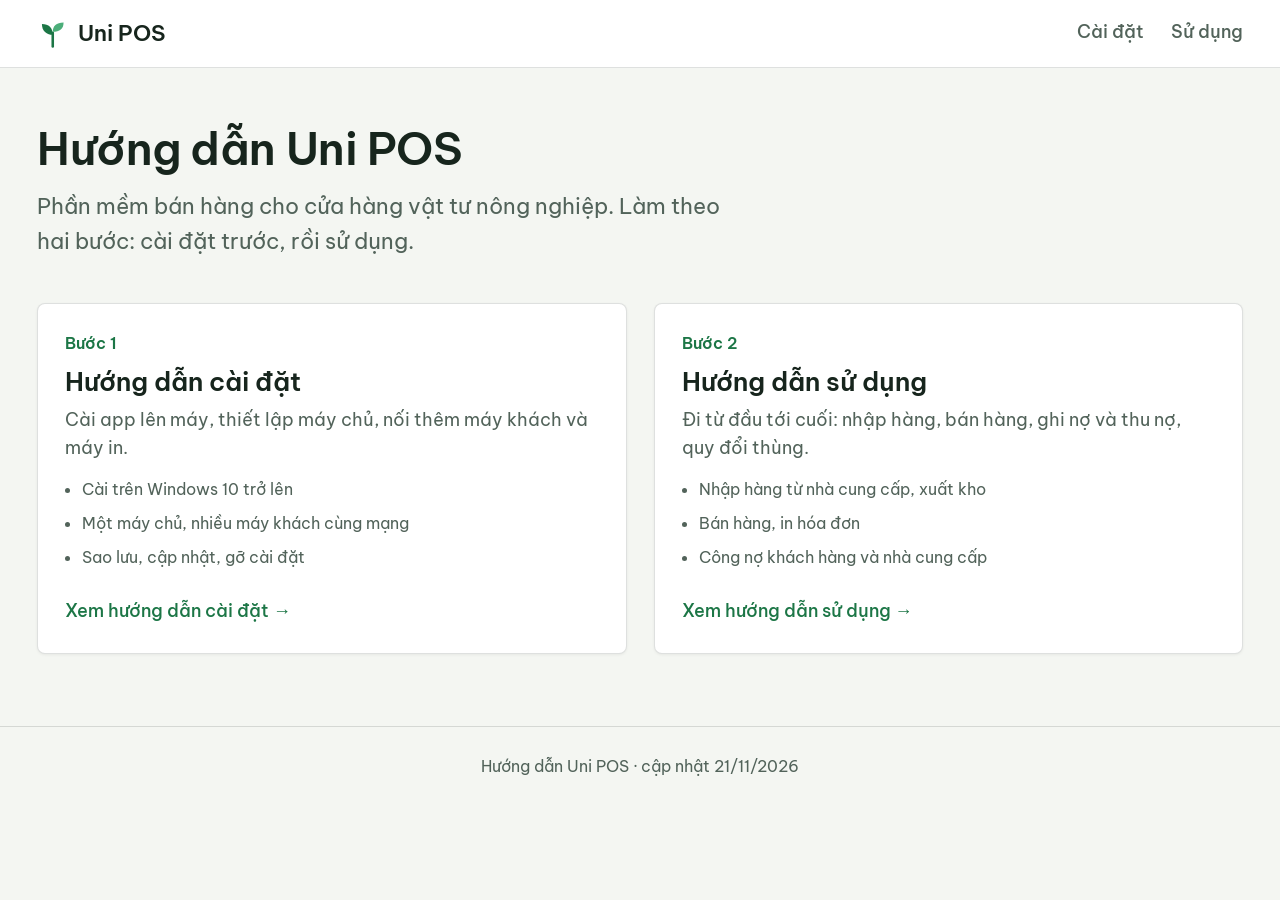
<file: index.html>
<!doctype html>
<html lang="vi">
<head>
  <meta charset="utf-8">
  <meta name="viewport" content="width=device-width, initial-scale=1">
  <title>Hướng dẫn Uni POS</title>
  <meta name="description" content="Hướng dẫn cài đặt và sử dụng phần mềm bán hàng Uni POS cho cửa hàng vật tư nông nghiệp: nhập hàng, bán hàng, công nợ, quy đổi thùng.">
  <link rel="stylesheet" href="assets/style.css">
</head>
<body>
<header class="top">
  <div class="top-in">
    <a class="brand" href="index.html" aria-label="Uni POS, trang chủ hướng dẫn">
      <svg viewBox="0 0 32 32" aria-hidden="true"><path d="M16 29V15" stroke="#1c7646" stroke-width="2.6" stroke-linecap="round" fill="none"/><path d="M16 17C9 17 5 12.5 5 6c7 0 11 4 11 11z" fill="#1c7646"/><path d="M16 14c0-6 3.6-9.5 11-9.5 0 6.5-4 9.5-11 9.5z" fill="#4cae7a"/></svg>
      Uni POS
    </a>
    <nav aria-label="Các trang hướng dẫn">
      <a href="cai-dat.html">Cài đặt</a>
      <a href="su-dung.html">Sử dụng</a>
    </nav>
  </div>
</header>

<main>
  <section class="hero">
    <h1>Hướng dẫn Uni POS</h1>
    <p>Phần mềm bán hàng cho cửa hàng vật tư nông nghiệp. Làm theo hai bước: cài đặt trước, rồi sử dụng.</p>
  </section>

  <div class="cards">
    <a class="card" href="cai-dat.html">
      <span class="num">Bước 1</span>
      <h2>Hướng dẫn cài đặt</h2>
      <p>Cài app lên máy, thiết lập máy chủ, nối thêm máy khách và máy in.</p>
      <ul>
        <li>Cài trên Windows 10 trở lên</li>
        <li>Một máy chủ, nhiều máy khách cùng mạng</li>
        <li>Sao lưu, cập nhật, gỡ cài đặt</li>
      </ul>
      <span class="go">Xem hướng dẫn cài đặt →</span>
    </a>
    <a class="card" href="su-dung.html">
      <span class="num">Bước 2</span>
      <h2>Hướng dẫn sử dụng</h2>
      <p>Đi từ đầu tới cuối: nhập hàng, bán hàng, ghi nợ và thu nợ, quy đổi thùng.</p>
      <ul>
        <li>Nhập hàng từ nhà cung cấp, xuất kho</li>
        <li>Bán hàng, in hóa đơn</li>
        <li>Công nợ khách hàng và nhà cung cấp</li>
      </ul>
      <span class="go">Xem hướng dẫn sử dụng →</span>
    </a>
  </div>
</main>
<footer>Hướng dẫn Uni POS · cập nhật 21/11/2026</footer>
</body>
</html>
</file>
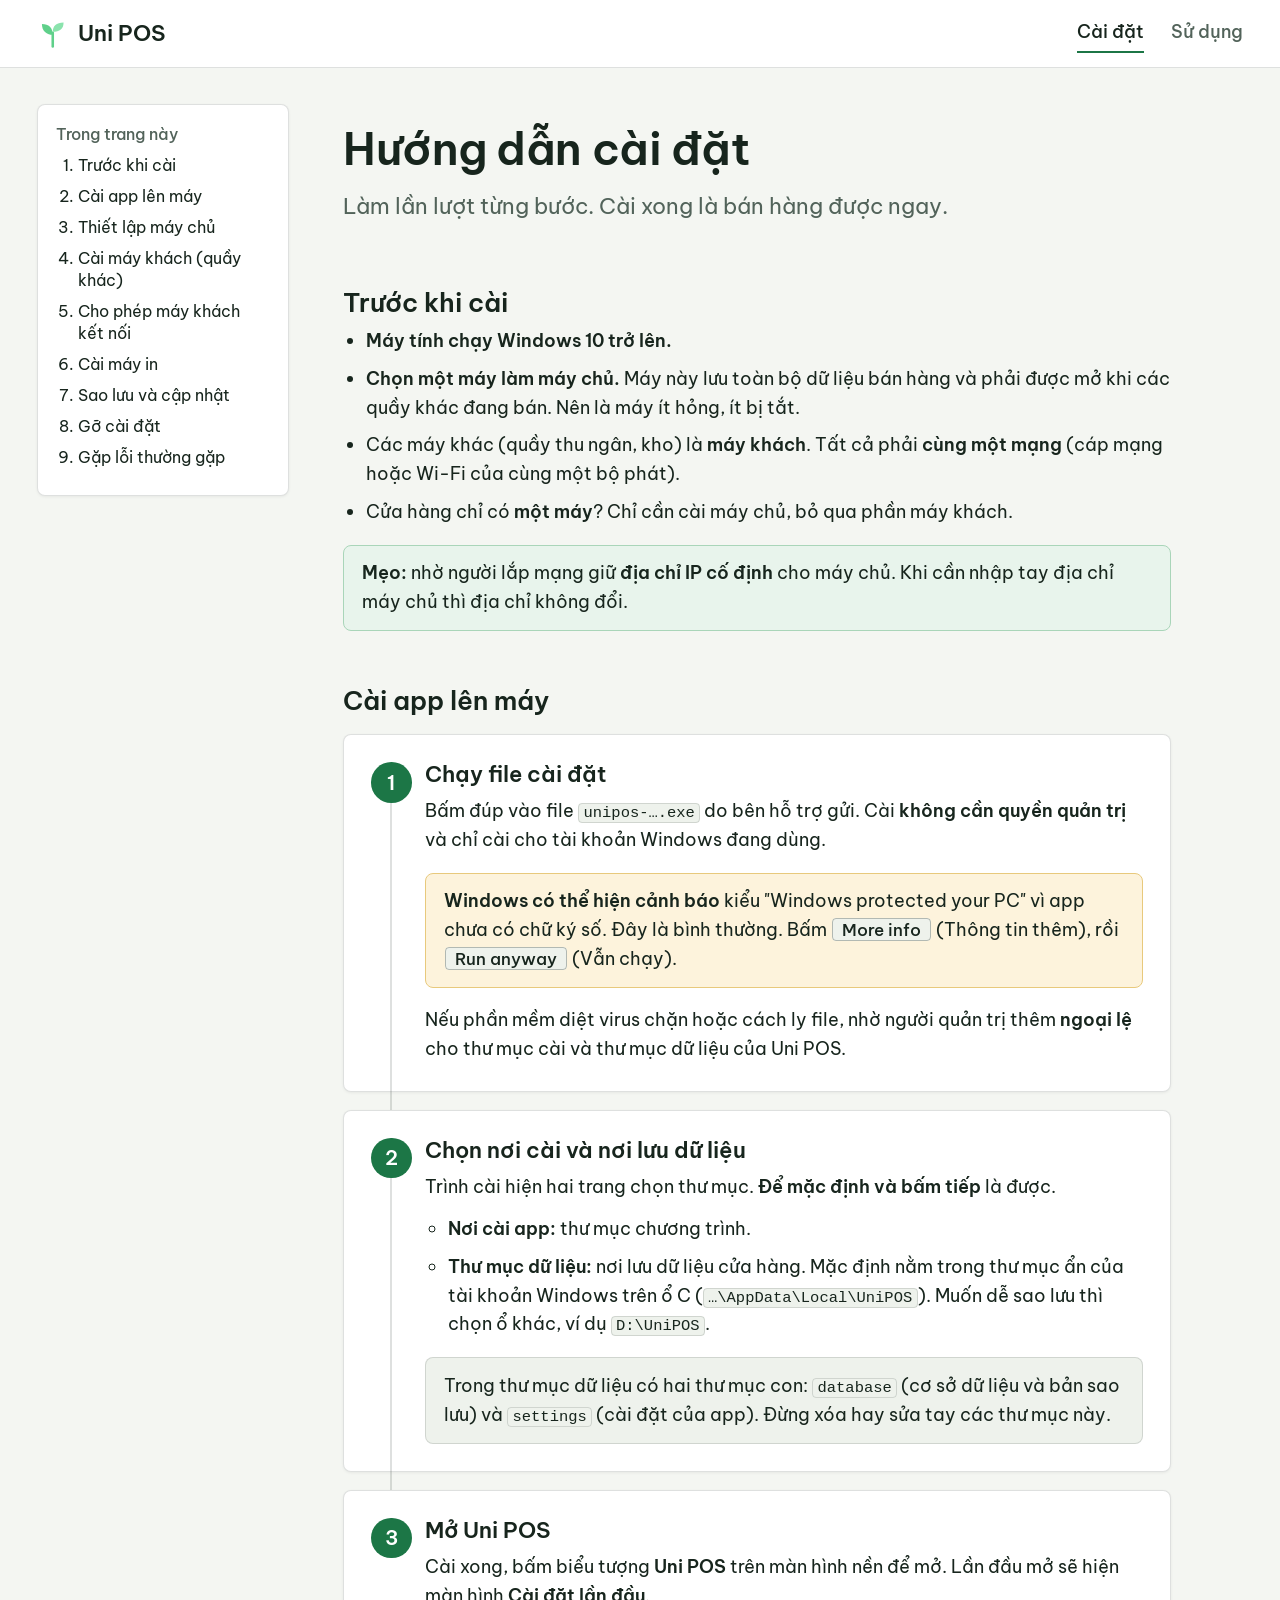
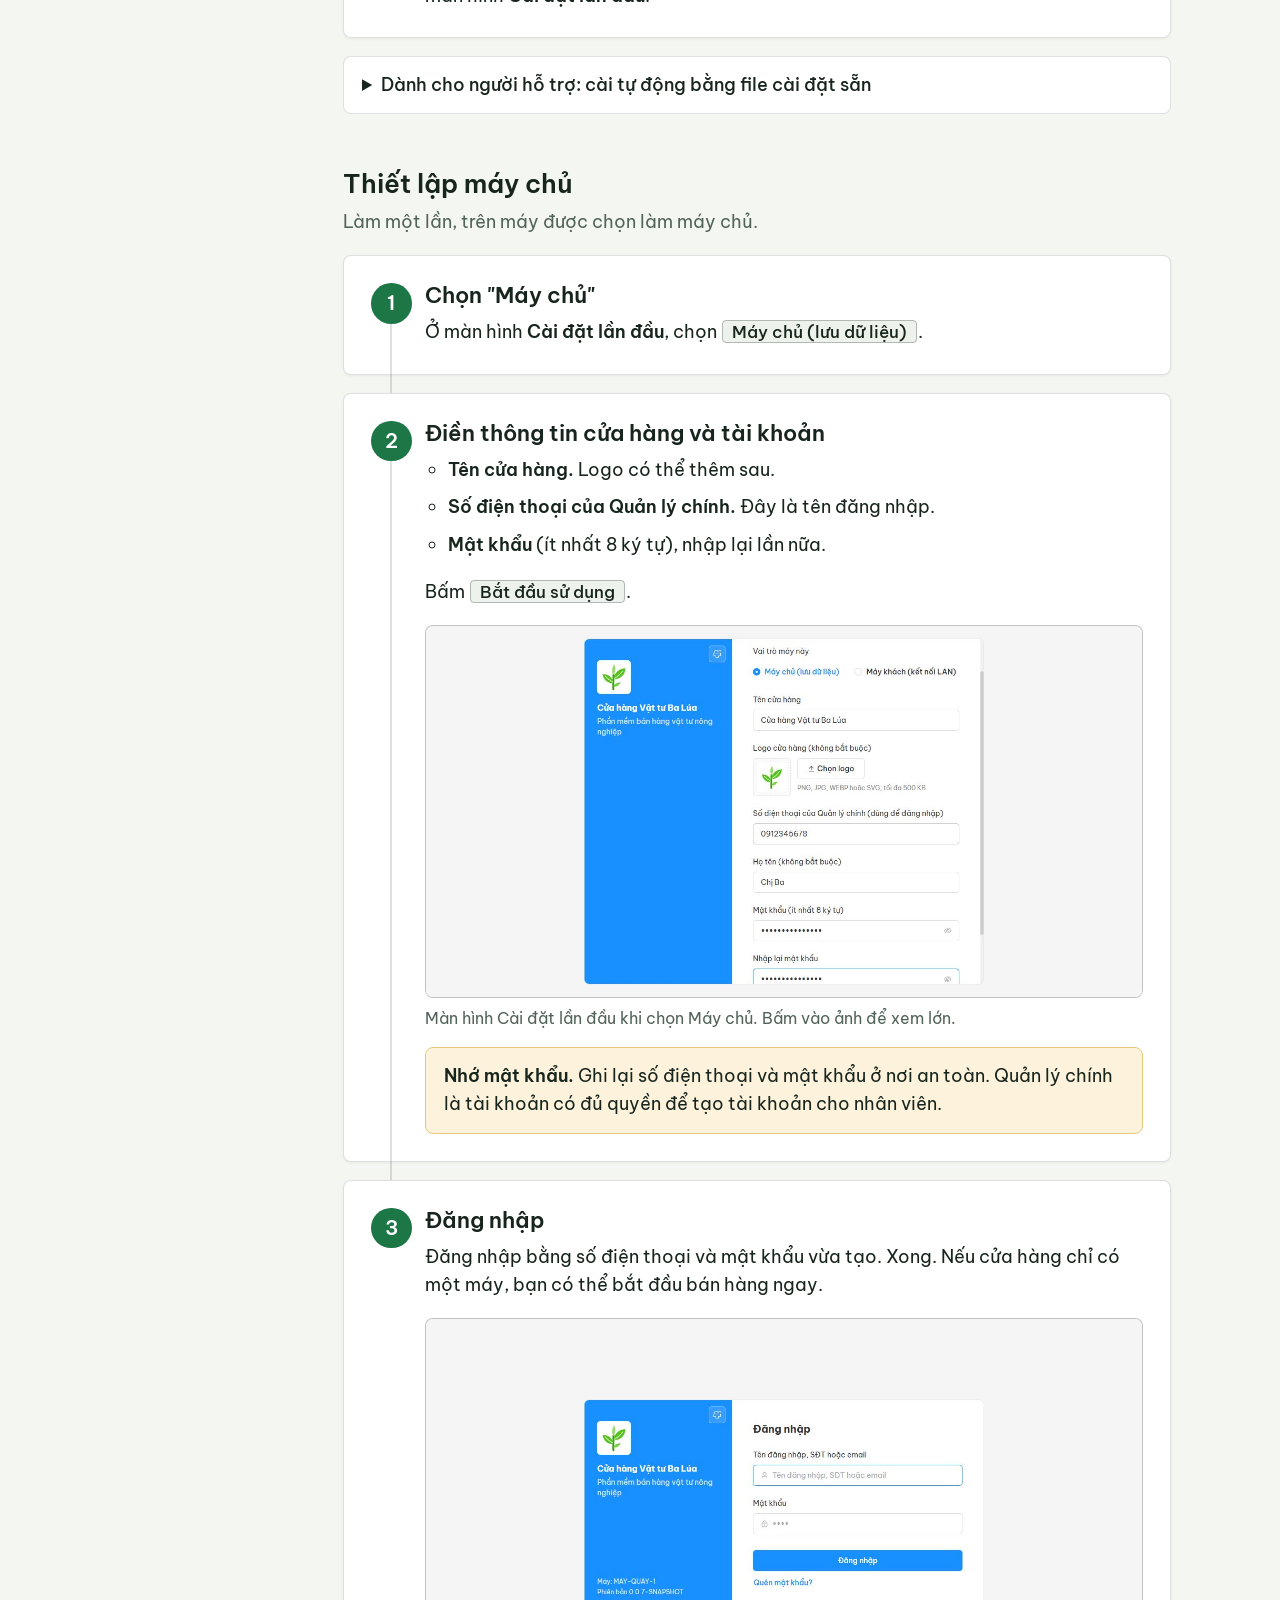
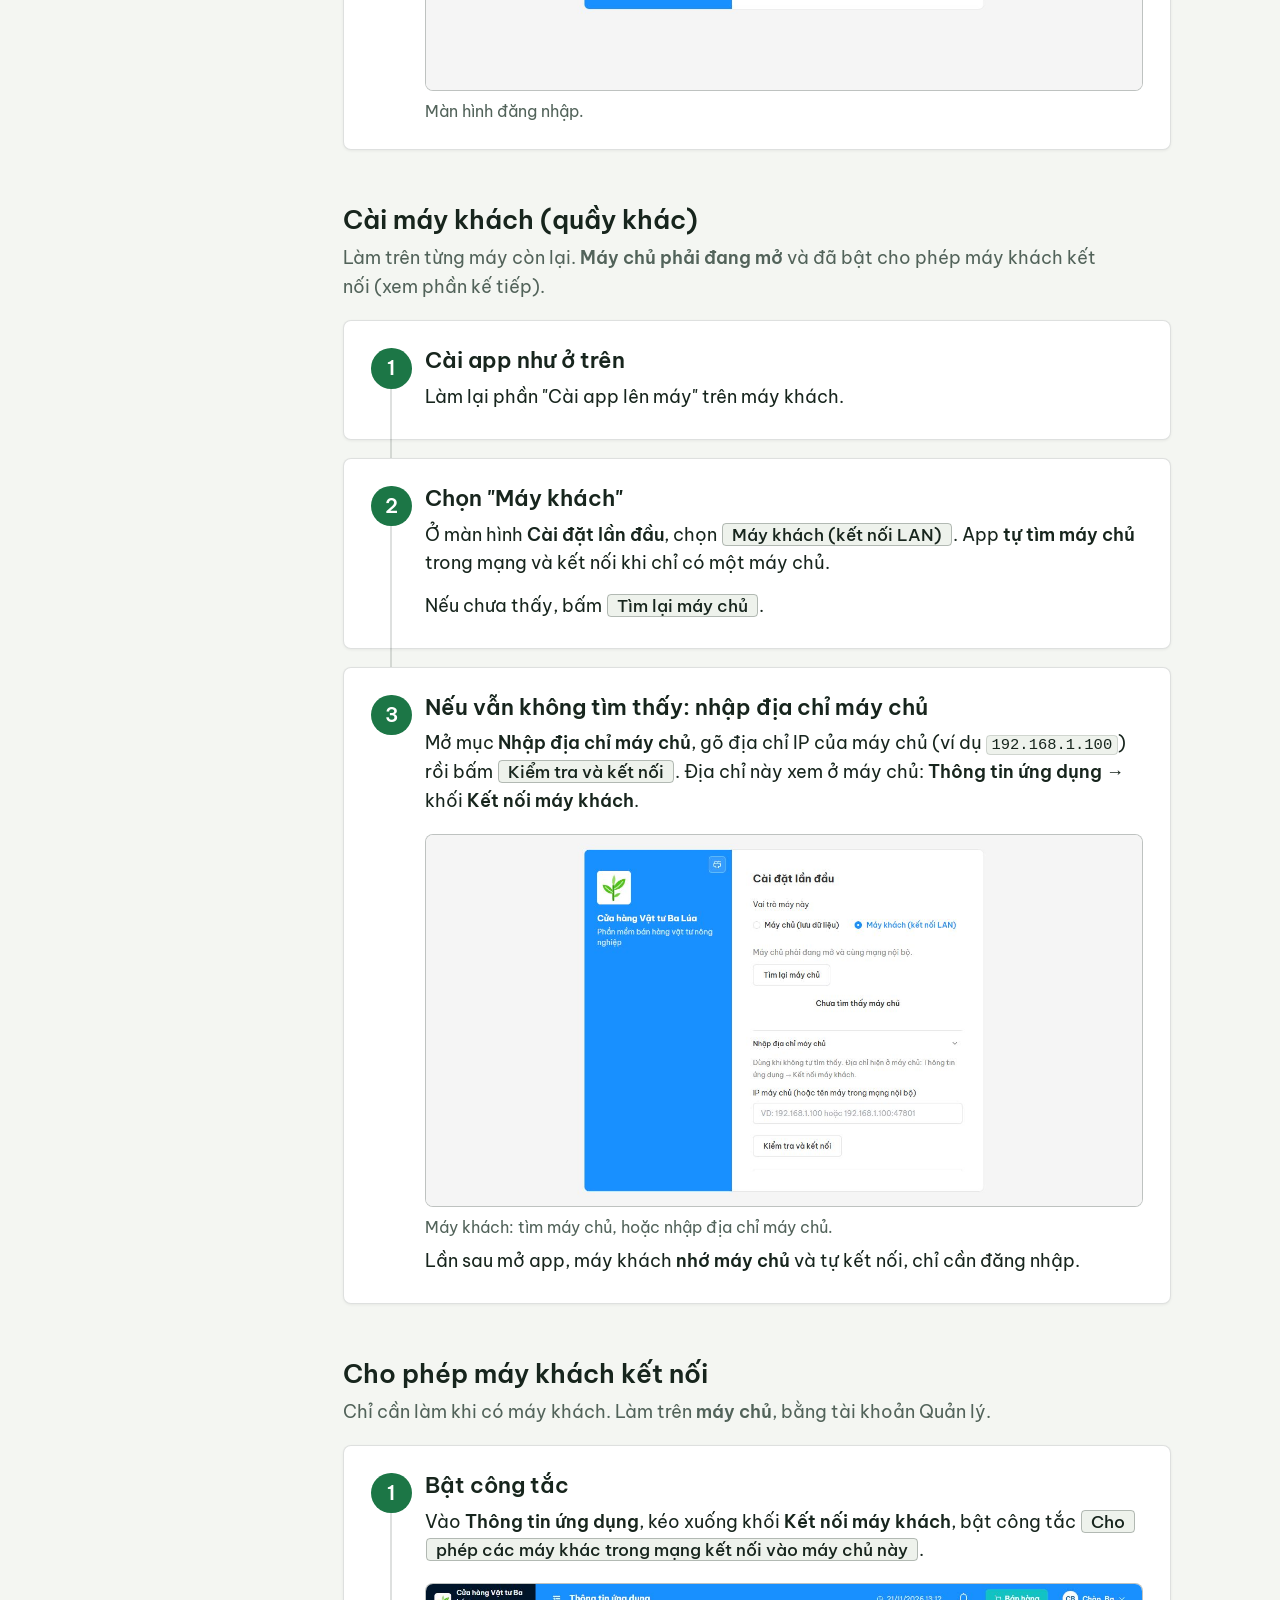
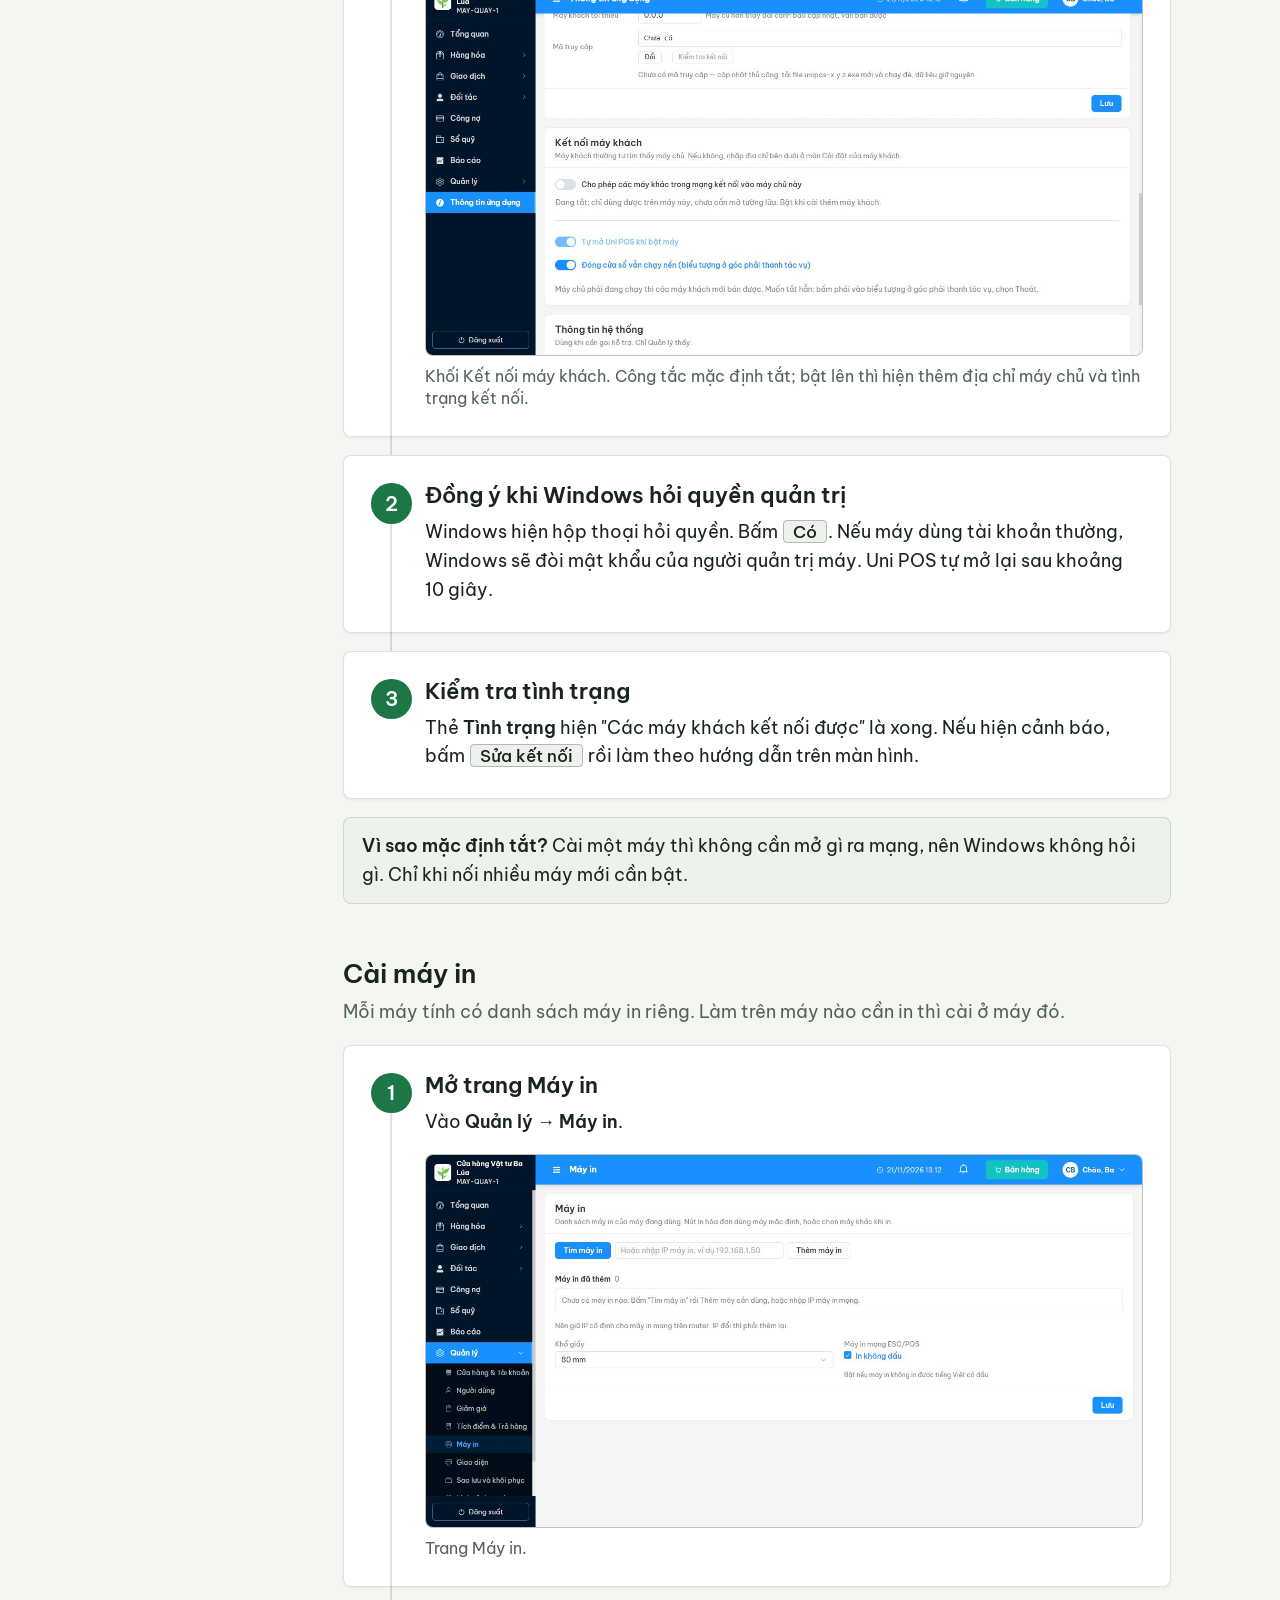
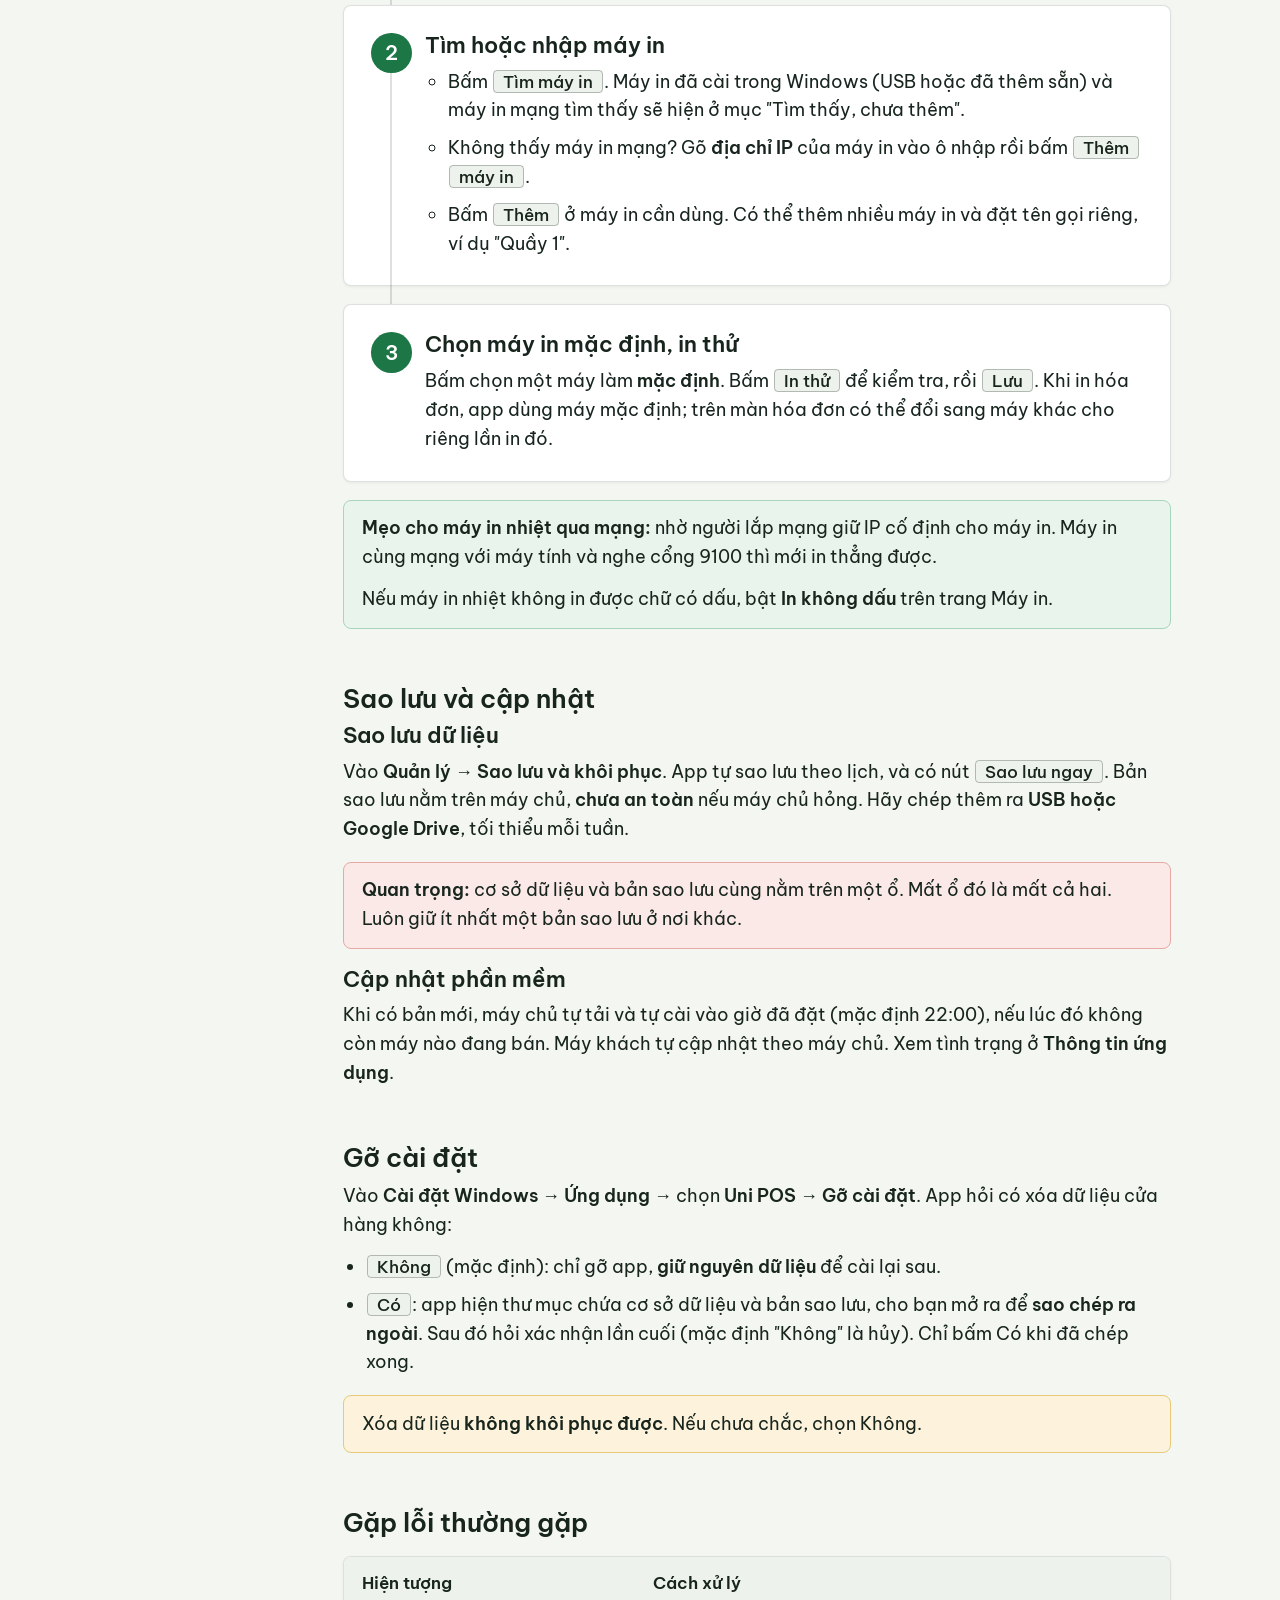
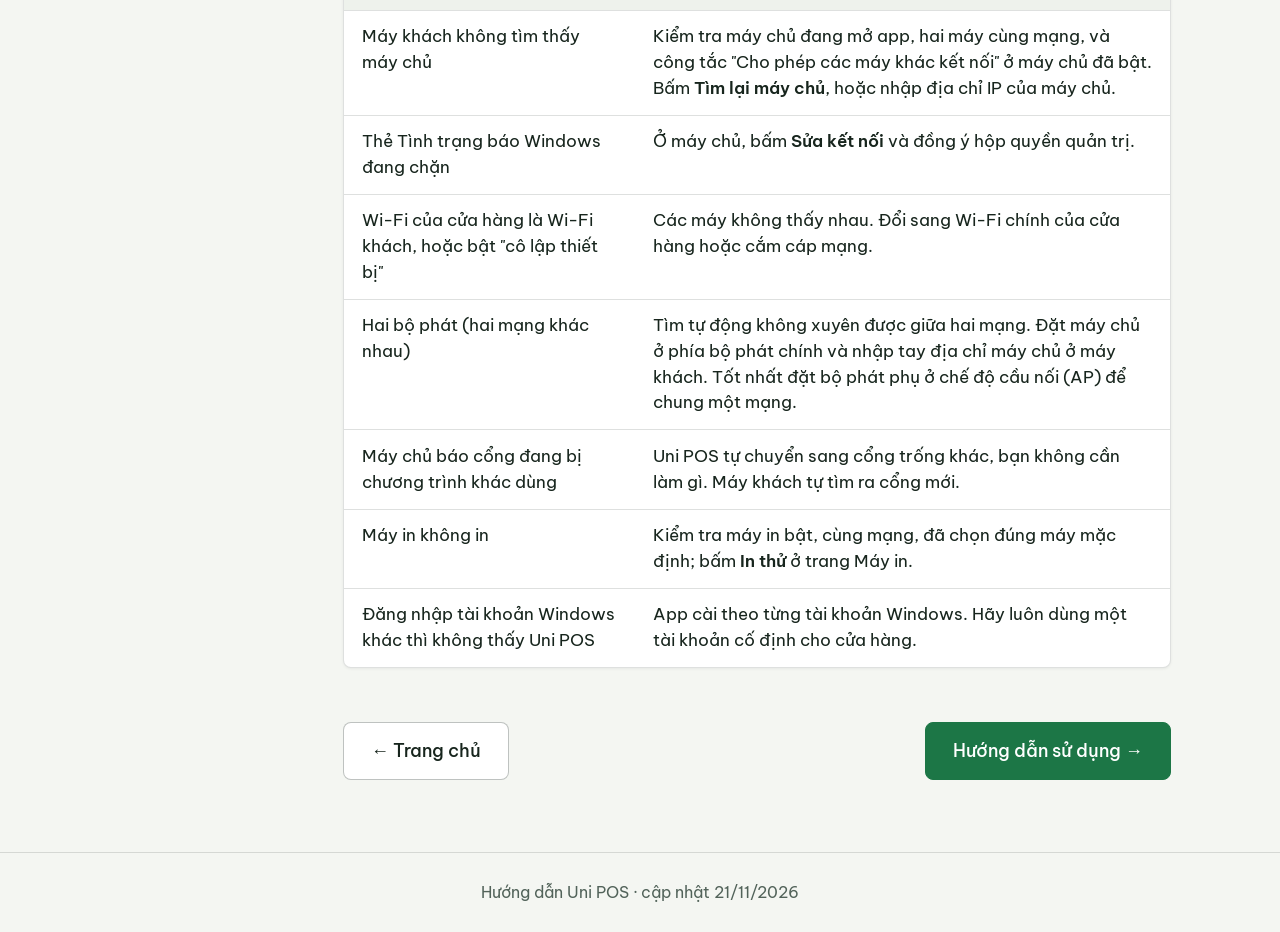
<file: cai-dat.html>
<!doctype html>
<html lang="vi">
<head>
  <meta charset="utf-8">
  <meta name="viewport" content="width=device-width, initial-scale=1">
  <title>Hướng dẫn cài đặt Uni POS</title>
  <meta name="description" content="Cài Uni POS lên Windows, thiết lập máy chủ, nối máy khách cùng mạng, cài máy in, sao lưu và gỡ cài đặt.">
  <link rel="stylesheet" href="assets/style.css">
</head>
<body>
<header class="top">
  <div class="top-in">
    <a class="brand" href="index.html" aria-label="Uni POS, trang chủ hướng dẫn">
      <svg viewBox="0 0 32 32" aria-hidden="true"><path d="M16 29V15" stroke="#5fd08a" stroke-width="2.6" stroke-linecap="round" fill="none"/><path d="M16 17C9 17 5 12.5 5 6c7 0 11 4 11 11z" fill="#5fd08a"/><path d="M16 14c0-6 3.6-9.5 11-9.5 0 6.500-4 9.500-11 9.500z" fill="#8be3ad"/></svg>
      Uni POS
    </a>
    <nav aria-label="Các trang hướng dẫn">
      <a href="cai-dat.html" aria-current="page">Cài đặt</a>
      <a href="su-dung.html">Sử dụng</a>
    </nav>
  </div>
</header>

<main class="layout">
  <nav class="toc" aria-label="Mục lục">
    <strong>Trong trang này</strong>
    <ol>
      <li><a href="#chuan-bi">Trước khi cài</a></li>
      <li><a href="#cai-app">Cài app lên máy</a></li>
      <li><a href="#may-chu">Thiết lập máy chủ</a></li>
      <li><a href="#may-khach">Cài máy khách (quầy khác)</a></li>
      <li><a href="#cho-ket-noi">Cho phép máy khách kết nối</a></li>
      <li><a href="#may-in">Cài máy in</a></li>
      <li><a href="#sao-luu">Sao lưu và cập nhật</a></li>
      <li><a href="#go-cai-dat">Gỡ cài đặt</a></li>
      <li><a href="#loi-thuong-gap">Gặp lỗi thường gặp</a></li>
    </ol>
  </nav>
  <article>
  <section class="hero">
    <h1>Hướng dẫn cài đặt</h1>
    <p>Làm lần lượt từng bước. Cài xong là bán hàng được ngay.</p>
  </section>

  

  <h2 id="chuan-bi">Trước khi cài</h2>
  <ul>
    <li><strong>Máy tính chạy Windows 10 trở lên.</strong></li>
    <li><strong>Chọn một máy làm máy chủ.</strong> Máy này lưu toàn bộ dữ liệu bán hàng và phải được mở khi các quầy khác đang bán. Nên là máy ít hỏng, ít bị tắt.</li>
    <li>Các máy khác (quầy thu ngân, kho) là <strong>máy khách</strong>. Tất cả phải <strong>cùng một mạng</strong> (cáp mạng hoặc Wi-Fi của cùng một bộ phát).</li>
    <li>Cửa hàng chỉ có <strong>một máy</strong>? Chỉ cần cài máy chủ, bỏ qua phần máy khách.</li>
  </ul>
  <div class="tip"><strong>Mẹo:</strong> nhờ người lắp mạng giữ <strong>địa chỉ IP cố định</strong> cho máy chủ. Khi cần nhập tay địa chỉ máy chủ thì địa chỉ không đổi.</div>

  <h2 id="cai-app">Cài app lên máy</h2>
  <ol class="steps">
    <li>
      <h3>Chạy file cài đặt</h3>
      <p>Bấm đúp vào file <code>unipos-….exe</code> do bên hỗ trợ gửi. Cài <strong>không cần quyền quản trị</strong> và chỉ cài cho tài khoản Windows đang dùng.</p>
      <div class="warn">
        <p><strong>Windows có thể hiện cảnh báo</strong> kiểu "Windows protected your PC" vì app chưa có chữ ký số. Đây là bình thường. Bấm <span class="btn-name">More info</span> (Thông tin thêm), rồi <span class="btn-name">Run anyway</span> (Vẫn chạy).</p>
      </div>
      <p>Nếu phần mềm diệt virus chặn hoặc cách ly file, nhờ người quản trị thêm <strong>ngoại lệ</strong> cho thư mục cài và thư mục dữ liệu của Uni POS.</p>
    </li>
    <li>
      <h3>Chọn nơi cài và nơi lưu dữ liệu</h3>
      <p>Trình cài hiện hai trang chọn thư mục. <strong>Để mặc định và bấm tiếp</strong> là được.</p>
      <ul>
        <li><strong>Nơi cài app:</strong> thư mục chương trình.</li>
        <li><strong>Thư mục dữ liệu:</strong> nơi lưu dữ liệu cửa hàng. Mặc định nằm trong thư mục ẩn của tài khoản Windows trên ổ C (<code>…\AppData\Local\UniPOS</code>). Muốn dễ sao lưu thì chọn ổ khác, ví dụ <code>D:\UniPOS</code>.</li>
      </ul>
      <div class="note">Trong thư mục dữ liệu có hai thư mục con: <code>database</code> (cơ sở dữ liệu và bản sao lưu) và <code>settings</code> (cài đặt của app). Đừng xóa hay sửa tay các thư mục này.</div>
    </li>
    <li>
      <h3>Mở Uni POS</h3>
      <p>Cài xong, bấm biểu tượng <strong>Uni POS</strong> trên màn hình nền để mở. Lần đầu mở sẽ hiện màn hình <strong>Cài đặt lần đầu</strong>.</p>
    </li>
  </ol>
  <details>
    <summary>Dành cho người hỗ trợ: cài tự động bằng file cài đặt sẵn</summary>
    <p>Nếu để file <code>unipos-setup.json</code> cạnh file cài, trình cài sẽ cài tự động, không hỏi gì, rồi mở app. File này có thể sẵn vai trò máy, tên cửa hàng, thư mục dữ liệu và tài khoản Quản lý đầu tiên. Dùng xong file bị xóa khỏi nơi app đọc. Đừng để file này nằm lâu vì có thể chứa mật khẩu.</p>
  </details>

  <h2 id="may-chu">Thiết lập máy chủ</h2>
  <p class="lead">Làm một lần, trên máy được chọn làm máy chủ.</p>
  <ol class="steps">
    <li>
      <h3>Chọn "Máy chủ"</h3>
      <p>Ở màn hình <strong>Cài đặt lần đầu</strong>, chọn <span class="btn-name">Máy chủ (lưu dữ liệu)</span>.</p>
    </li>
    <li>
      <h3>Điền thông tin cửa hàng và tài khoản</h3>
      <ul>
        <li><strong>Tên cửa hàng.</strong> Logo có thể thêm sau.</li>
        <li><strong>Số điện thoại của Quản lý chính.</strong> Đây là tên đăng nhập.</li>
        <li><strong>Mật khẩu</strong> (ít nhất 8 ký tự), nhập lại lần nữa.</li>
      </ul>
      <p>Bấm <span class="btn-name">Bắt đầu sử dụng</span>.</p>
      <figure>
        <a href="assets/img/cai-dat-lan-dau-may-chu.jpg" target="_blank" rel="noopener"><img loading="lazy" src="assets/img/cai-dat-lan-dau-may-chu.jpg" alt="Màn hình Cài đặt lần đầu, chọn Máy chủ, đã điền tên cửa hàng và tài khoản"></a>
        <figcaption>Màn hình Cài đặt lần đầu khi chọn Máy chủ. Bấm vào ảnh để xem lớn.</figcaption>
      </figure>
      <div class="warn"><strong>Nhớ mật khẩu.</strong> Ghi lại số điện thoại và mật khẩu ở nơi an toàn. Quản lý chính là tài khoản có đủ quyền để tạo tài khoản cho nhân viên.</div>
    </li>
    <li>
      <h3>Đăng nhập</h3>
      <p>Đăng nhập bằng số điện thoại và mật khẩu vừa tạo. Xong. Nếu cửa hàng chỉ có một máy, bạn có thể bắt đầu bán hàng ngay.</p>
      <figure>
        <a href="assets/img/dang-nhap.jpg" target="_blank" rel="noopener"><img loading="lazy" src="assets/img/dang-nhap.jpg" alt="Màn hình đăng nhập"></a>
        <figcaption>Màn hình đăng nhập.</figcaption>
      </figure>
    </li>
  </ol>

  <h2 id="may-khach">Cài máy khách (quầy khác)</h2>
  <p class="lead">Làm trên từng máy còn lại. <strong>Máy chủ phải đang mở</strong> và đã bật cho phép máy khách kết nối (xem phần kế tiếp).</p>
  <ol class="steps">
    <li>
      <h3>Cài app như ở trên</h3>
      <p>Làm lại phần "Cài app lên máy" trên máy khách.</p>
    </li>
    <li>
      <h3>Chọn "Máy khách"</h3>
      <p>Ở màn hình <strong>Cài đặt lần đầu</strong>, chọn <span class="btn-name">Máy khách (kết nối LAN)</span>. App <strong>tự tìm máy chủ</strong> trong mạng và kết nối khi chỉ có một máy chủ.</p>
      <p>Nếu chưa thấy, bấm <span class="btn-name">Tìm lại máy chủ</span>.</p>
    </li>
    <li>
      <h3>Nếu vẫn không tìm thấy: nhập địa chỉ máy chủ</h3>
      <p>Mở mục <strong>Nhập địa chỉ máy chủ</strong>, gõ địa chỉ IP của máy chủ (ví dụ <code>192.168.1.100</code>) rồi bấm <span class="btn-name">Kiểm tra và kết nối</span>. Địa chỉ này xem ở máy chủ: <strong>Thông tin ứng dụng</strong> → khối <strong>Kết nối máy khách</strong>.</p>
      <figure>
        <a href="assets/img/cai-dat-lan-dau-may-khach.jpg" target="_blank" rel="noopener"><img loading="lazy" src="assets/img/cai-dat-lan-dau-may-khach.jpg" alt="Màn hình Cài đặt lần đầu khi chọn Máy khách, có ô nhập địa chỉ máy chủ"></a>
        <figcaption>Máy khách: tìm máy chủ, hoặc nhập địa chỉ máy chủ.</figcaption>
      </figure>
      <p>Lần sau mở app, máy khách <strong>nhớ máy chủ</strong> và tự kết nối, chỉ cần đăng nhập.</p>
    </li>
  </ol>

  <h2 id="cho-ket-noi">Cho phép máy khách kết nối</h2>
  <p class="lead">Chỉ cần làm khi có máy khách. Làm trên <strong>máy chủ</strong>, bằng tài khoản Quản lý.</p>
  <ol class="steps">
    <li>
      <h3>Bật công tắc</h3>
      <p>Vào <strong>Thông tin ứng dụng</strong>, kéo xuống khối <strong>Kết nối máy khách</strong>, bật công tắc <span class="btn-name">Cho phép các máy khác trong mạng kết nối vào máy chủ này</span>.</p>
      <figure>
        <a href="assets/img/ket-noi-may-khach.jpg" target="_blank" rel="noopener"><img loading="lazy" src="assets/img/ket-noi-may-khach.jpg" alt="Khối Kết nối máy khách trong Thông tin ứng dụng, có công tắc cho phép các máy khác kết nối"></a>
        <figcaption>Khối Kết nối máy khách. Công tắc mặc định tắt; bật lên thì hiện thêm địa chỉ máy chủ và tình trạng kết nối.</figcaption>
      </figure>
    </li>
    <li>
      <h3>Đồng ý khi Windows hỏi quyền quản trị</h3>
      <p>Windows hiện hộp thoại hỏi quyền. Bấm <span class="btn-name">Có</span>. Nếu máy dùng tài khoản thường, Windows sẽ đòi mật khẩu của người quản trị máy. Uni POS tự mở lại sau khoảng 10 giây.</p>
    </li>
    <li>
      <h3>Kiểm tra tình trạng</h3>
      <p>Thẻ <strong>Tình trạng</strong> hiện "Các máy khách kết nối được" là xong. Nếu hiện cảnh báo, bấm <span class="btn-name">Sửa kết nối</span> rồi làm theo hướng dẫn trên màn hình.</p>
    </li>
  </ol>
  <div class="note"><strong>Vì sao mặc định tắt?</strong> Cài một máy thì không cần mở gì ra mạng, nên Windows không hỏi gì. Chỉ khi nối nhiều máy mới cần bật.</div>

  <h2 id="may-in">Cài máy in</h2>
  <p class="lead">Mỗi máy tính có danh sách máy in riêng. Làm trên máy nào cần in thì cài ở máy đó.</p>
  <ol class="steps">
    <li>
      <h3>Mở trang Máy in</h3>
      <p>Vào <strong>Quản lý</strong> → <strong>Máy in</strong>.</p>
      <figure>
        <a href="assets/img/may-in.jpg" target="_blank" rel="noopener"><img loading="lazy" src="assets/img/may-in.jpg" alt="Trang Máy in trong phần Quản lý"></a>
        <figcaption>Trang Máy in.</figcaption>
      </figure>
    </li>
    <li>
      <h3>Tìm hoặc nhập máy in</h3>
      <ul>
        <li>Bấm <span class="btn-name">Tìm máy in</span>. Máy in đã cài trong Windows (USB hoặc đã thêm sẵn) và máy in mạng tìm thấy sẽ hiện ở mục "Tìm thấy, chưa thêm".</li>
        <li>Không thấy máy in mạng? Gõ <strong>địa chỉ IP</strong> của máy in vào ô nhập rồi bấm <span class="btn-name">Thêm máy in</span>.</li>
        <li>Bấm <span class="btn-name">Thêm</span> ở máy in cần dùng. Có thể thêm nhiều máy in và đặt tên gọi riêng, ví dụ "Quầy 1".</li>
      </ul>
    </li>
    <li>
      <h3>Chọn máy in mặc định, in thử</h3>
      <p>Bấm chọn một máy làm <strong>mặc định</strong>. Bấm <span class="btn-name">In thử</span> để kiểm tra, rồi <span class="btn-name">Lưu</span>. Khi in hóa đơn, app dùng máy mặc định; trên màn hóa đơn có thể đổi sang máy khác cho riêng lần in đó.</p>
    </li>
  </ol>
  <div class="tip">
    <p><strong>Mẹo cho máy in nhiệt qua mạng:</strong> nhờ người lắp mạng giữ IP cố định cho máy in. Máy in cùng mạng với máy tính và nghe cổng 9100 thì mới in thẳng được.</p>
    <p>Nếu máy in nhiệt không in được chữ có dấu, bật <strong>In không dấu</strong> trên trang Máy in.</p>
  </div>

  <h2 id="sao-luu">Sao lưu và cập nhật</h2>
  <h3>Sao lưu dữ liệu</h3>
  <p>Vào <strong>Quản lý</strong> → <strong>Sao lưu và khôi phục</strong>. App tự sao lưu theo lịch, và có nút <span class="btn-name">Sao lưu ngay</span>. Bản sao lưu nằm trên máy chủ, <strong>chưa an toàn</strong> nếu máy chủ hỏng. Hãy chép thêm ra <strong>USB hoặc Google Drive</strong>, tối thiểu mỗi tuần.</p>
  <div class="danger"><strong>Quan trọng:</strong> cơ sở dữ liệu và bản sao lưu cùng nằm trên một ổ. Mất ổ đó là mất cả hai. Luôn giữ ít nhất một bản sao lưu ở nơi khác.</div>
  <h3>Cập nhật phần mềm</h3>
  <p>Khi có bản mới, máy chủ tự tải và tự cài vào giờ đã đặt (mặc định 22:00), nếu lúc đó không còn máy nào đang bán. Máy khách tự cập nhật theo máy chủ. Xem tình trạng ở <strong>Thông tin ứng dụng</strong>.</p>

  <h2 id="go-cai-dat">Gỡ cài đặt</h2>
  <p>Vào <strong>Cài đặt Windows</strong> → <strong>Ứng dụng</strong> → chọn <strong>Uni POS</strong> → <strong>Gỡ cài đặt</strong>. App hỏi có xóa dữ liệu cửa hàng không:</p>
  <ul>
    <li><span class="btn-name">Không</span> (mặc định): chỉ gỡ app, <strong>giữ nguyên dữ liệu</strong> để cài lại sau.</li>
    <li><span class="btn-name">Có</span>: app hiện thư mục chứa cơ sở dữ liệu và bản sao lưu, cho bạn mở ra để <strong>sao chép ra ngoài</strong>. Sau đó hỏi xác nhận lần cuối (mặc định "Không" là hủy). Chỉ bấm Có khi đã chép xong.</li>
  </ul>
  <div class="warn">Xóa dữ liệu <strong>không khôi phục được</strong>. Nếu chưa chắc, chọn Không.</div>

  <h2 id="loi-thuong-gap">Gặp lỗi thường gặp</h2>
  <div class="table-wrap">
    <table>
      <thead><tr><th>Hiện tượng</th><th>Cách xử lý</th></tr></thead>
      <tbody>
        <tr><td>Máy khách không tìm thấy máy chủ</td><td>Kiểm tra máy chủ đang mở app, hai máy cùng mạng, và công tắc "Cho phép các máy khác kết nối" ở máy chủ đã bật. Bấm <strong>Tìm lại máy chủ</strong>, hoặc nhập địa chỉ IP của máy chủ.</td></tr>
        <tr><td>Thẻ Tình trạng báo Windows đang chặn</td><td>Ở máy chủ, bấm <strong>Sửa kết nối</strong> và đồng ý hộp quyền quản trị.</td></tr>
        <tr><td>Wi-Fi của cửa hàng là Wi-Fi khách, hoặc bật "cô lập thiết bị"</td><td>Các máy không thấy nhau. Đổi sang Wi-Fi chính của cửa hàng hoặc cắm cáp mạng.</td></tr>
        <tr><td>Hai bộ phát (hai mạng khác nhau)</td><td>Tìm tự động không xuyên được giữa hai mạng. Đặt máy chủ ở phía bộ phát chính và nhập tay địa chỉ máy chủ ở máy khách. Tốt nhất đặt bộ phát phụ ở chế độ cầu nối (AP) để chung một mạng.</td></tr>
        <tr><td>Máy chủ báo cổng đang bị chương trình khác dùng</td><td>Uni POS tự chuyển sang cổng trống khác, bạn không cần làm gì. Máy khách tự tìm ra cổng mới.</td></tr>
        <tr><td>Máy in không in</td><td>Kiểm tra máy in bật, cùng mạng, đã chọn đúng máy mặc định; bấm <strong>In thử</strong> ở trang Máy in.</td></tr>
        <tr><td>Đăng nhập tài khoản Windows khác thì không thấy Uni POS</td><td>App cài theo từng tài khoản Windows. Hãy luôn dùng một tài khoản cố định cho cửa hàng.</td></tr>
      </tbody>
    </table>
  </div>

  <div class="pager">
    <a href="index.html">← Trang chủ</a>
    <a class="next" href="su-dung.html">Hướng dẫn sử dụng →</a>
  </div>
</article>
</main>
<footer>Hướng dẫn Uni POS · cập nhật 21/11/2026</footer>
</body>
</html>
</file>
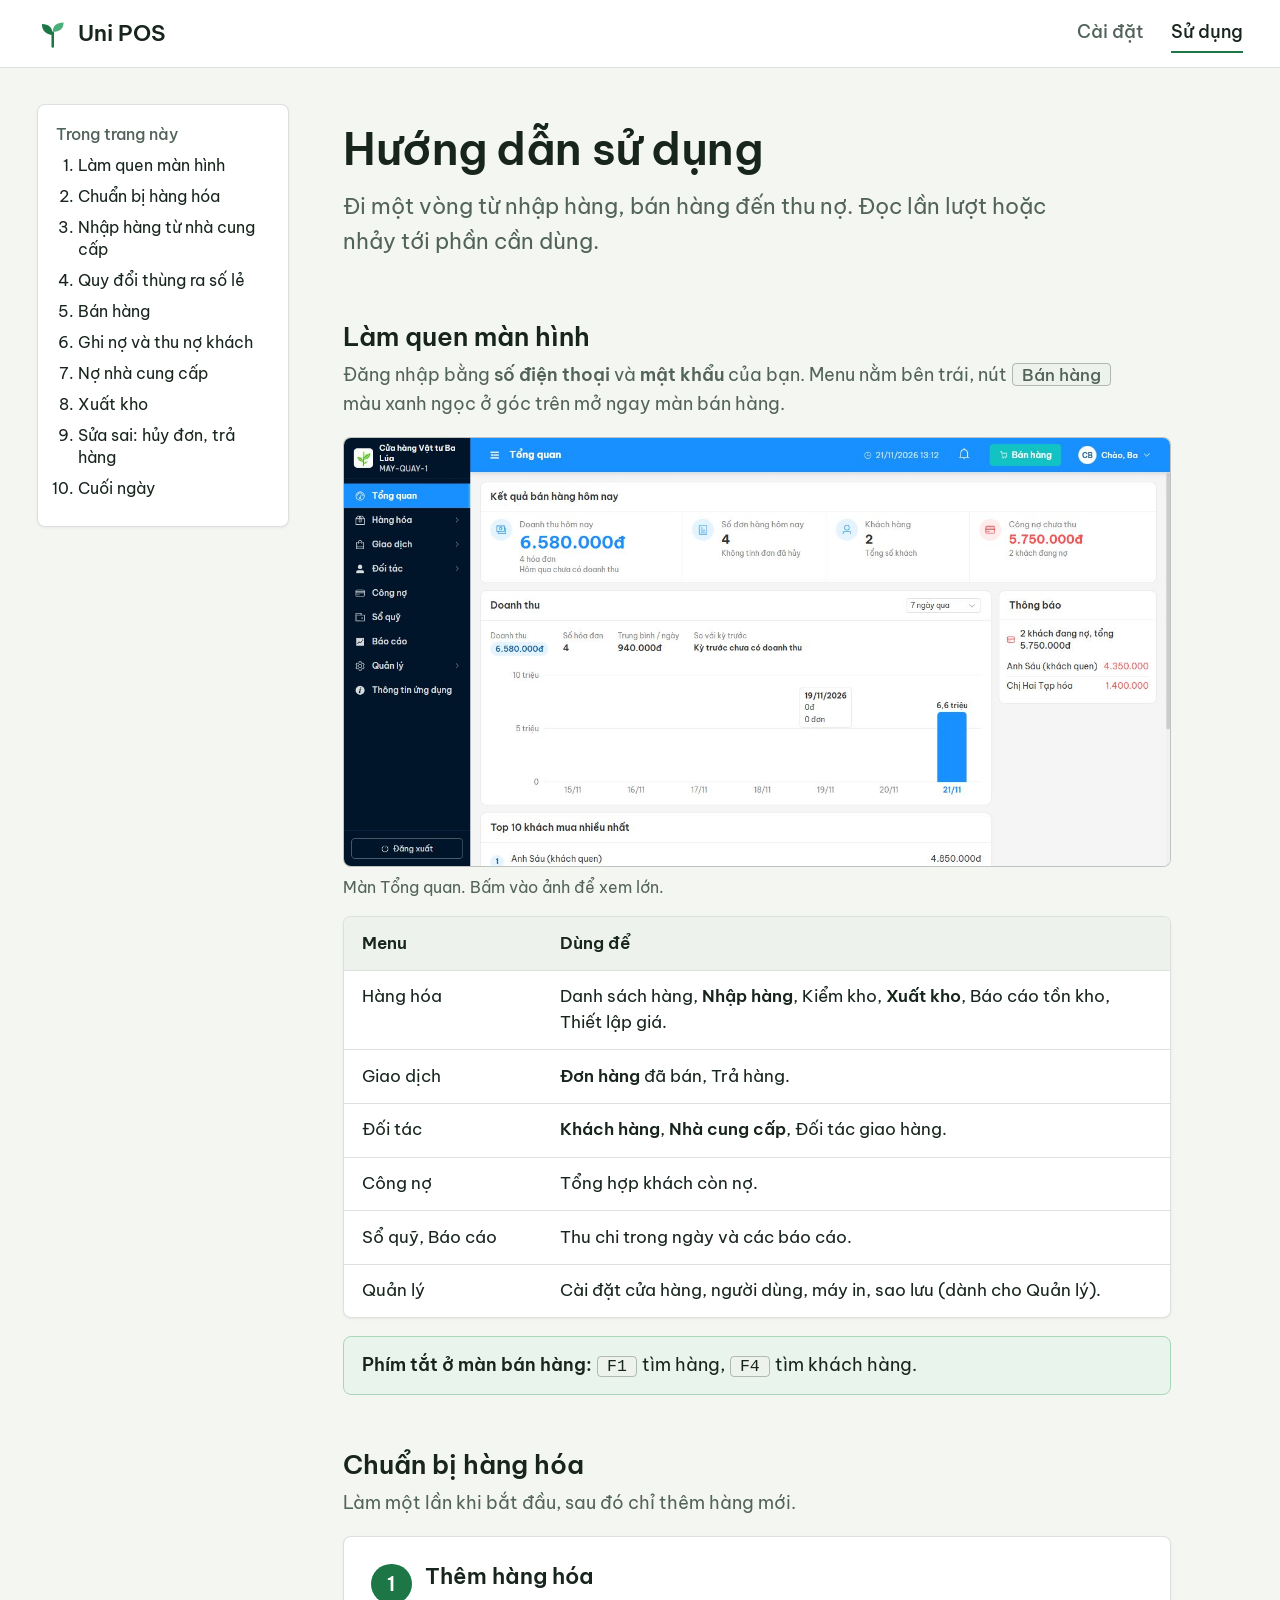
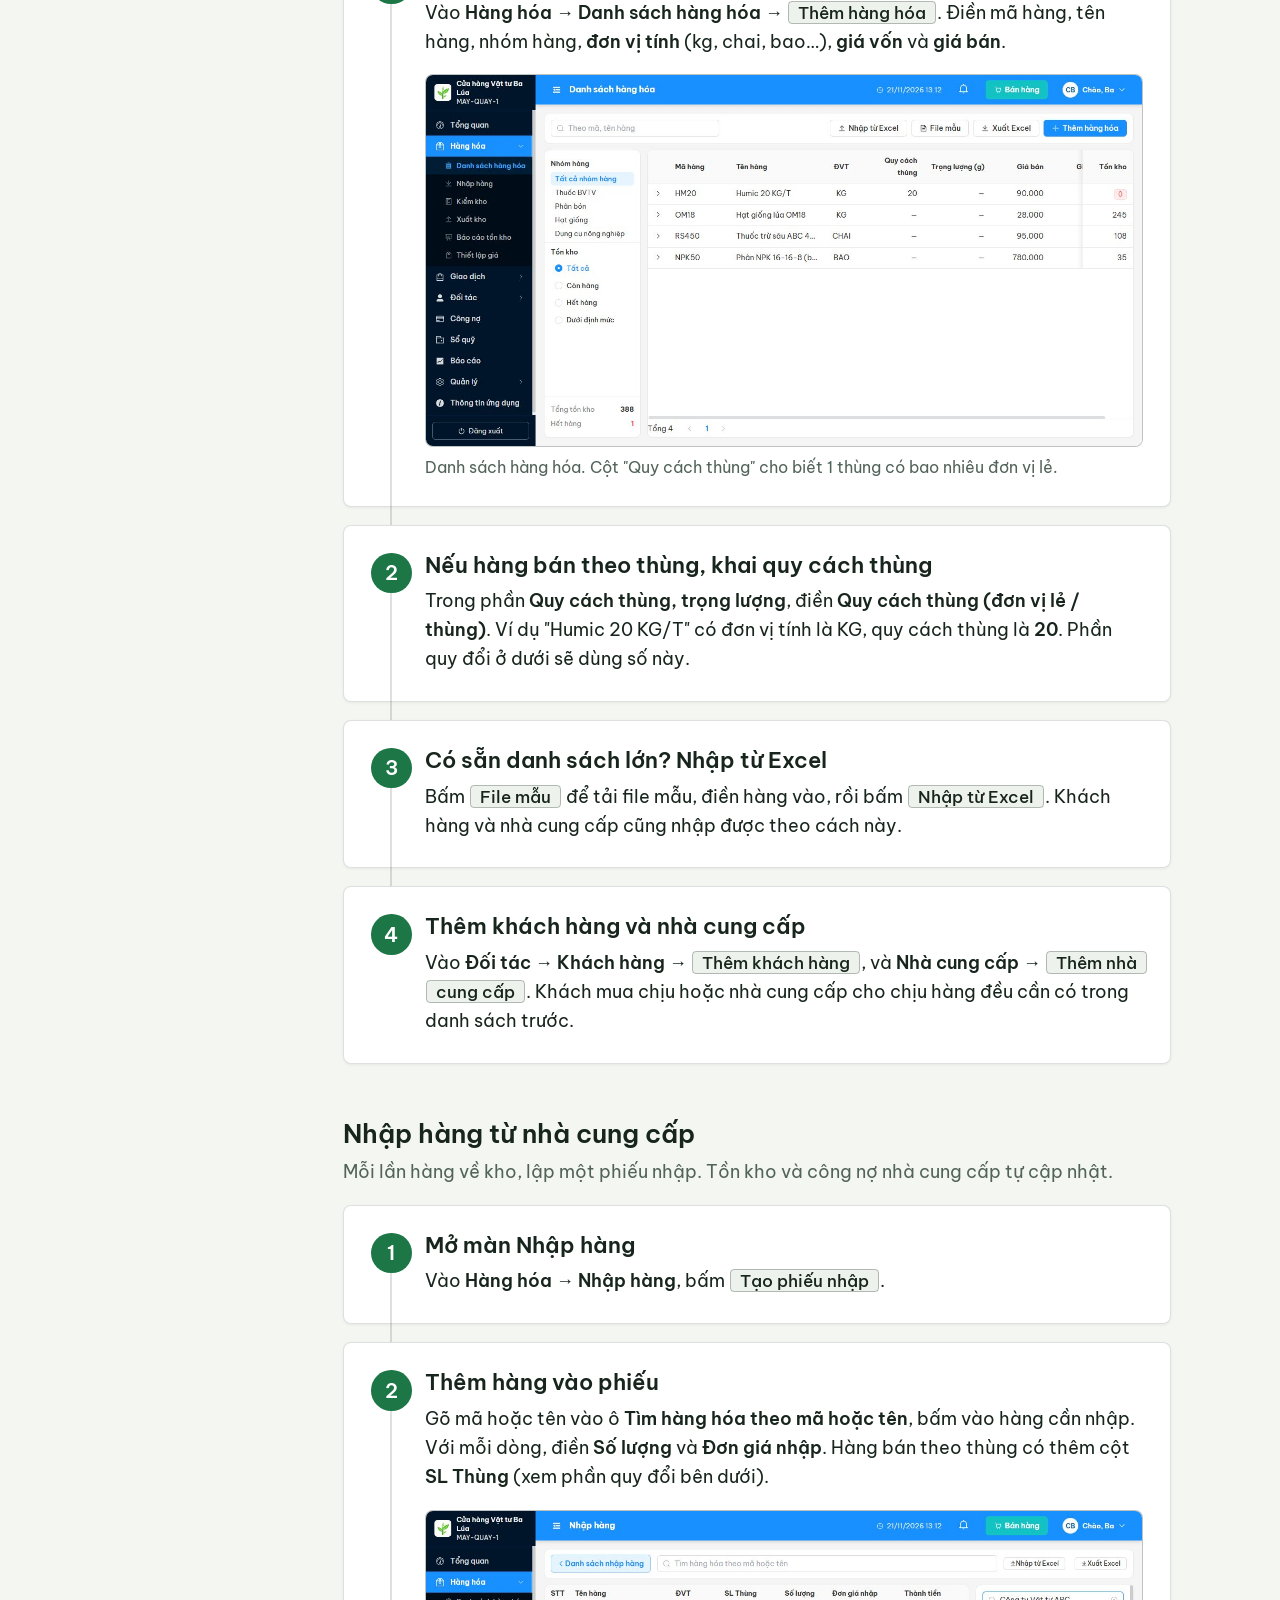
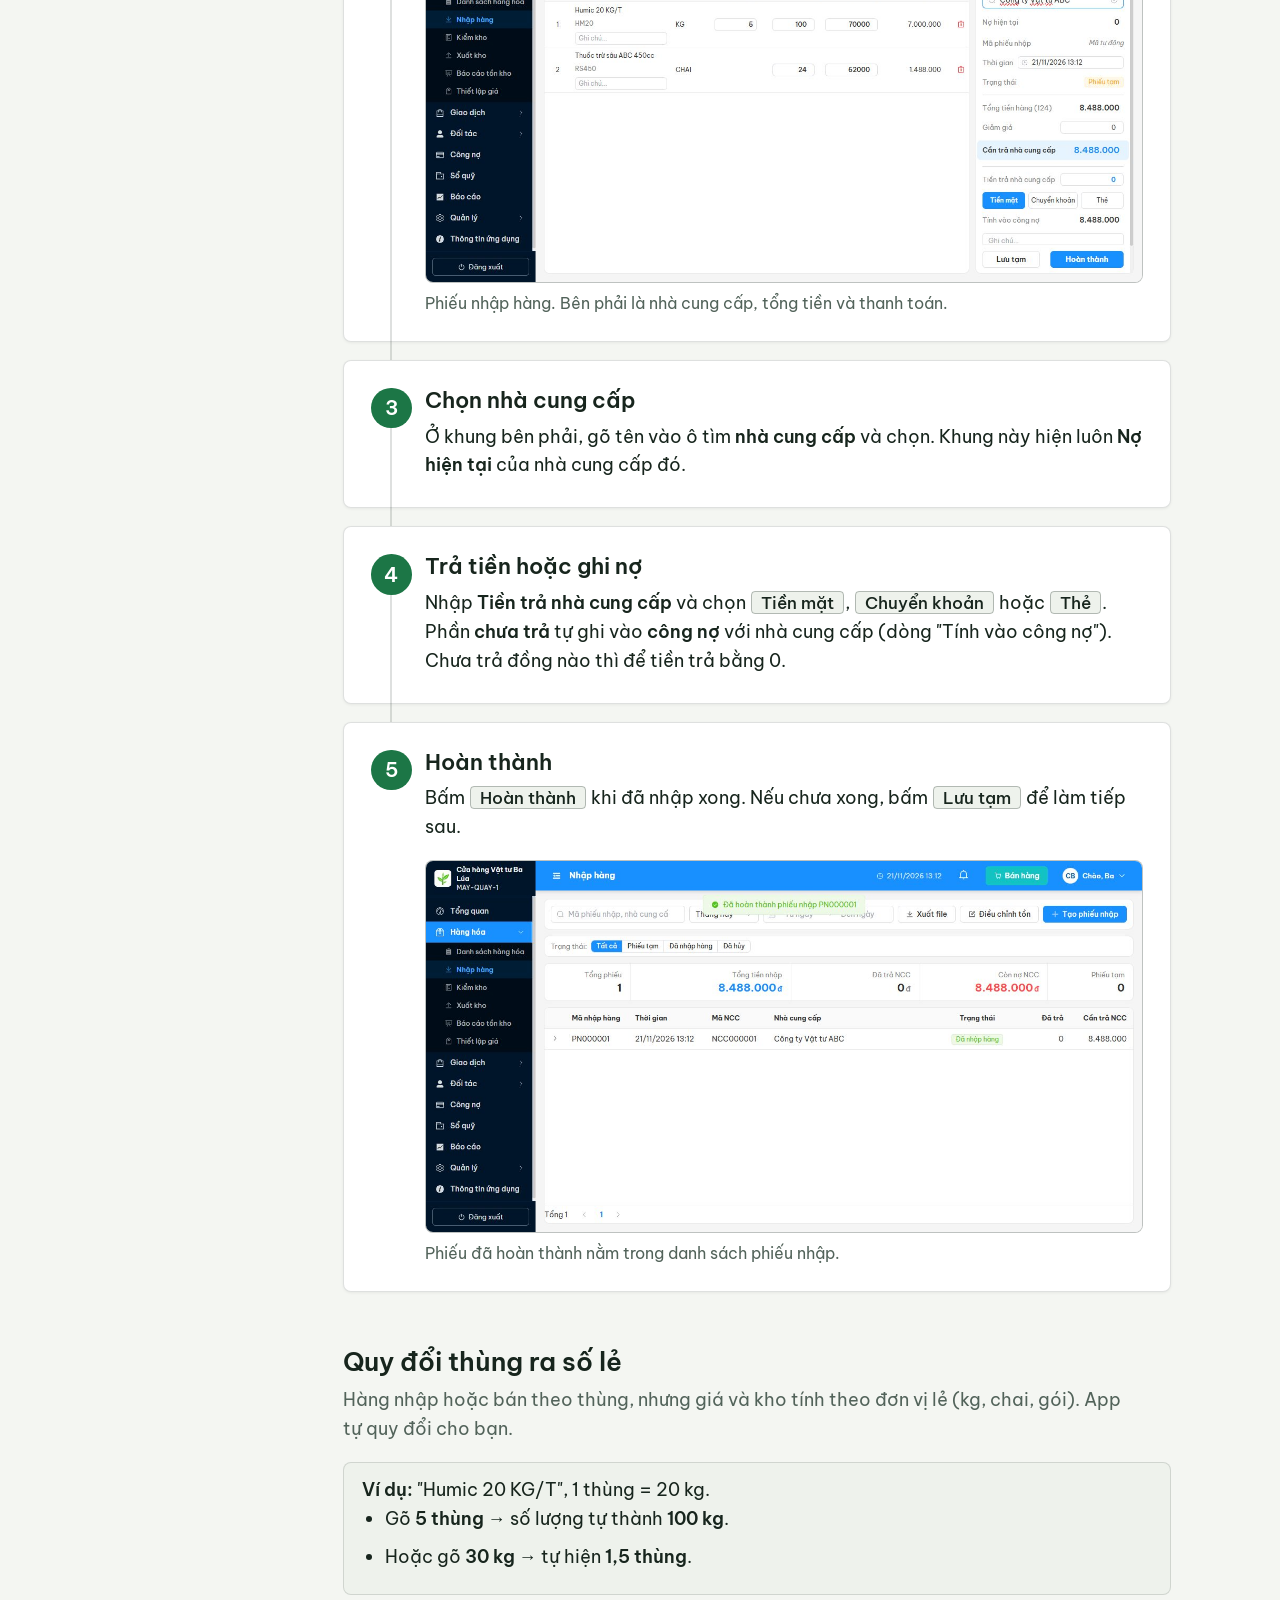
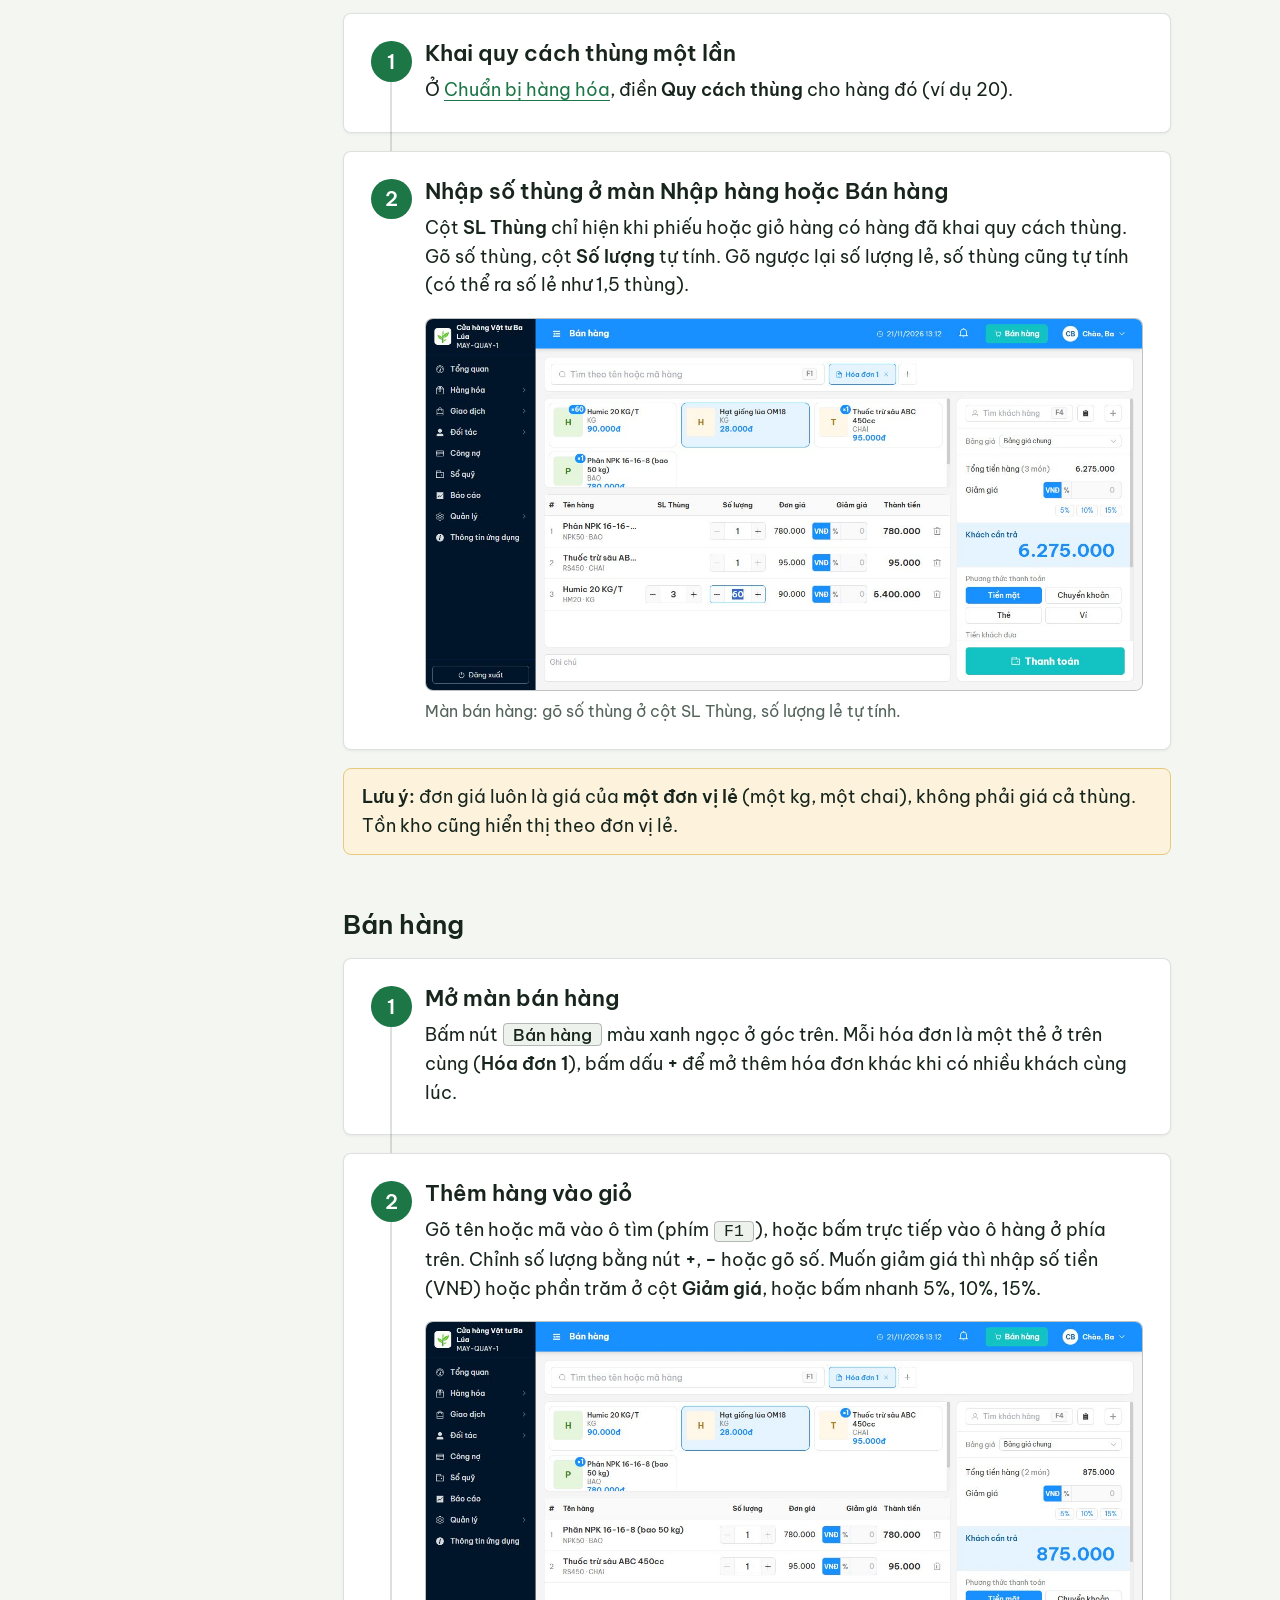
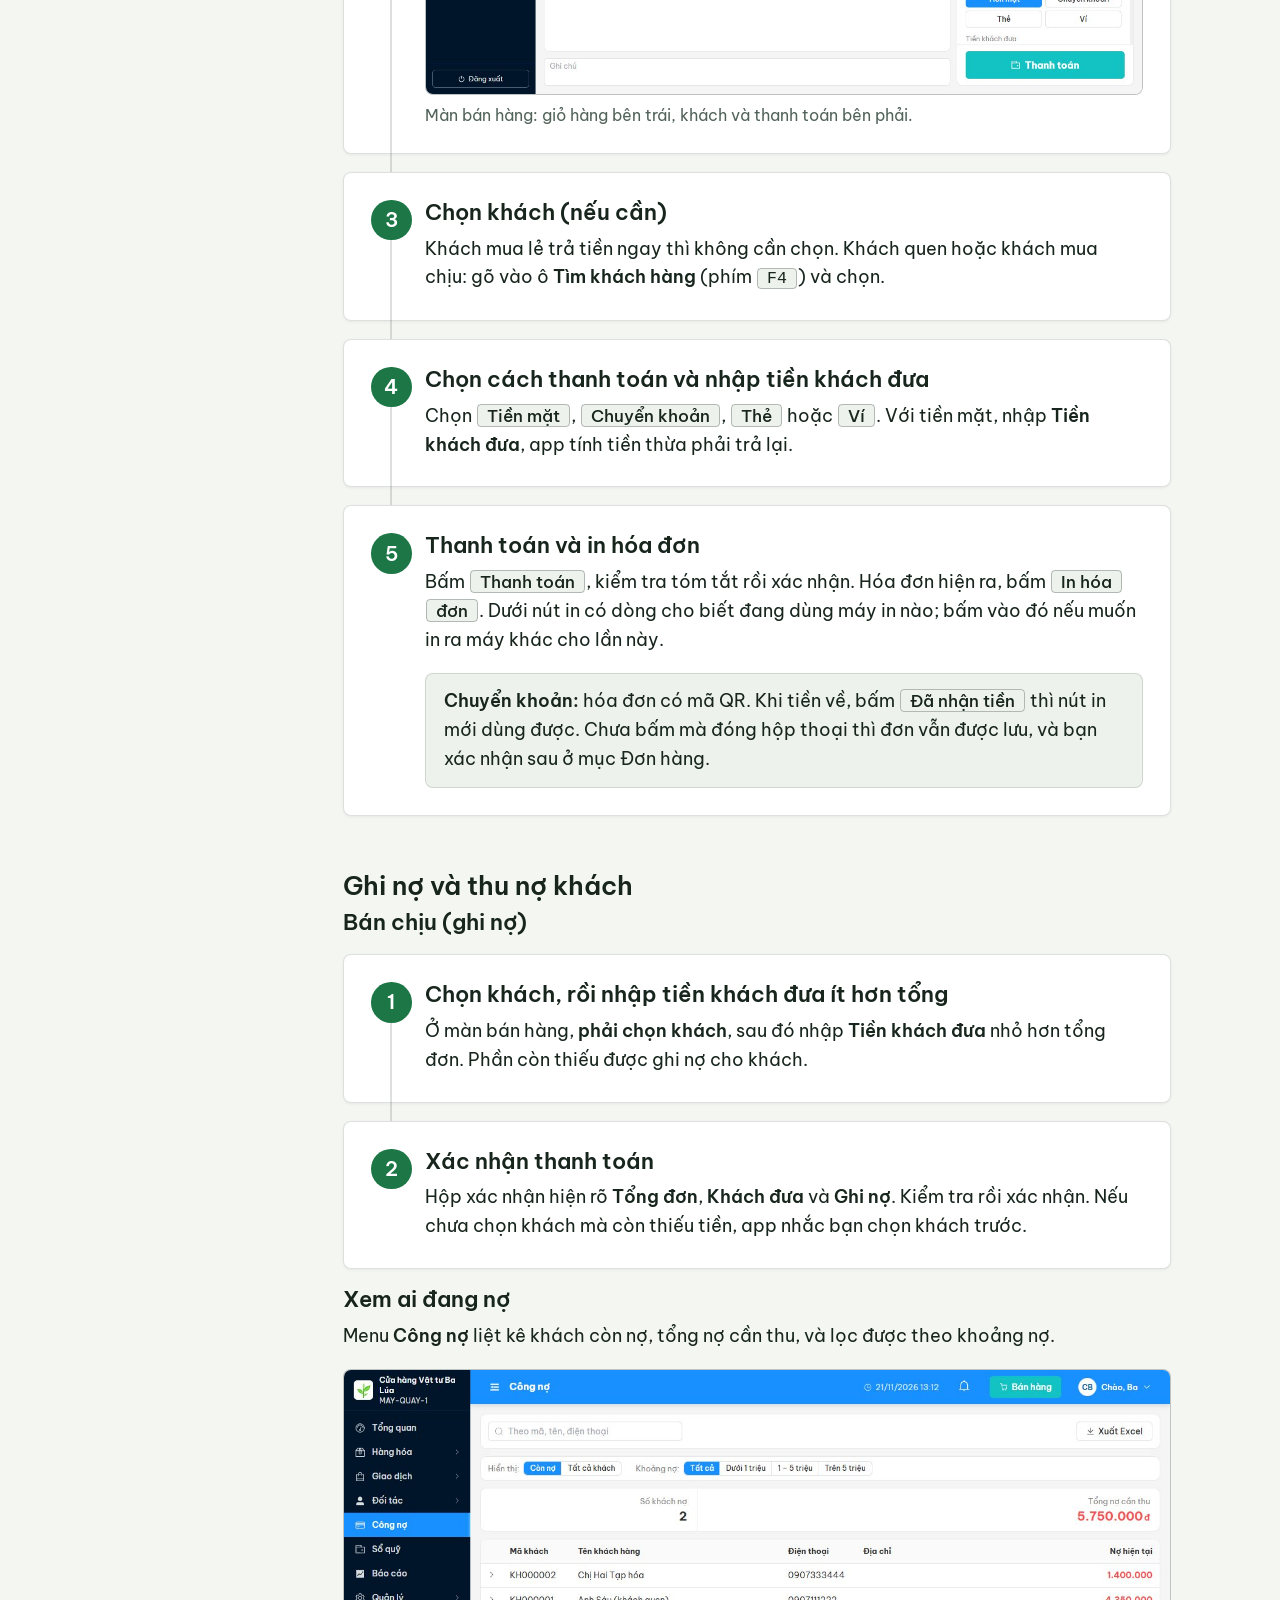
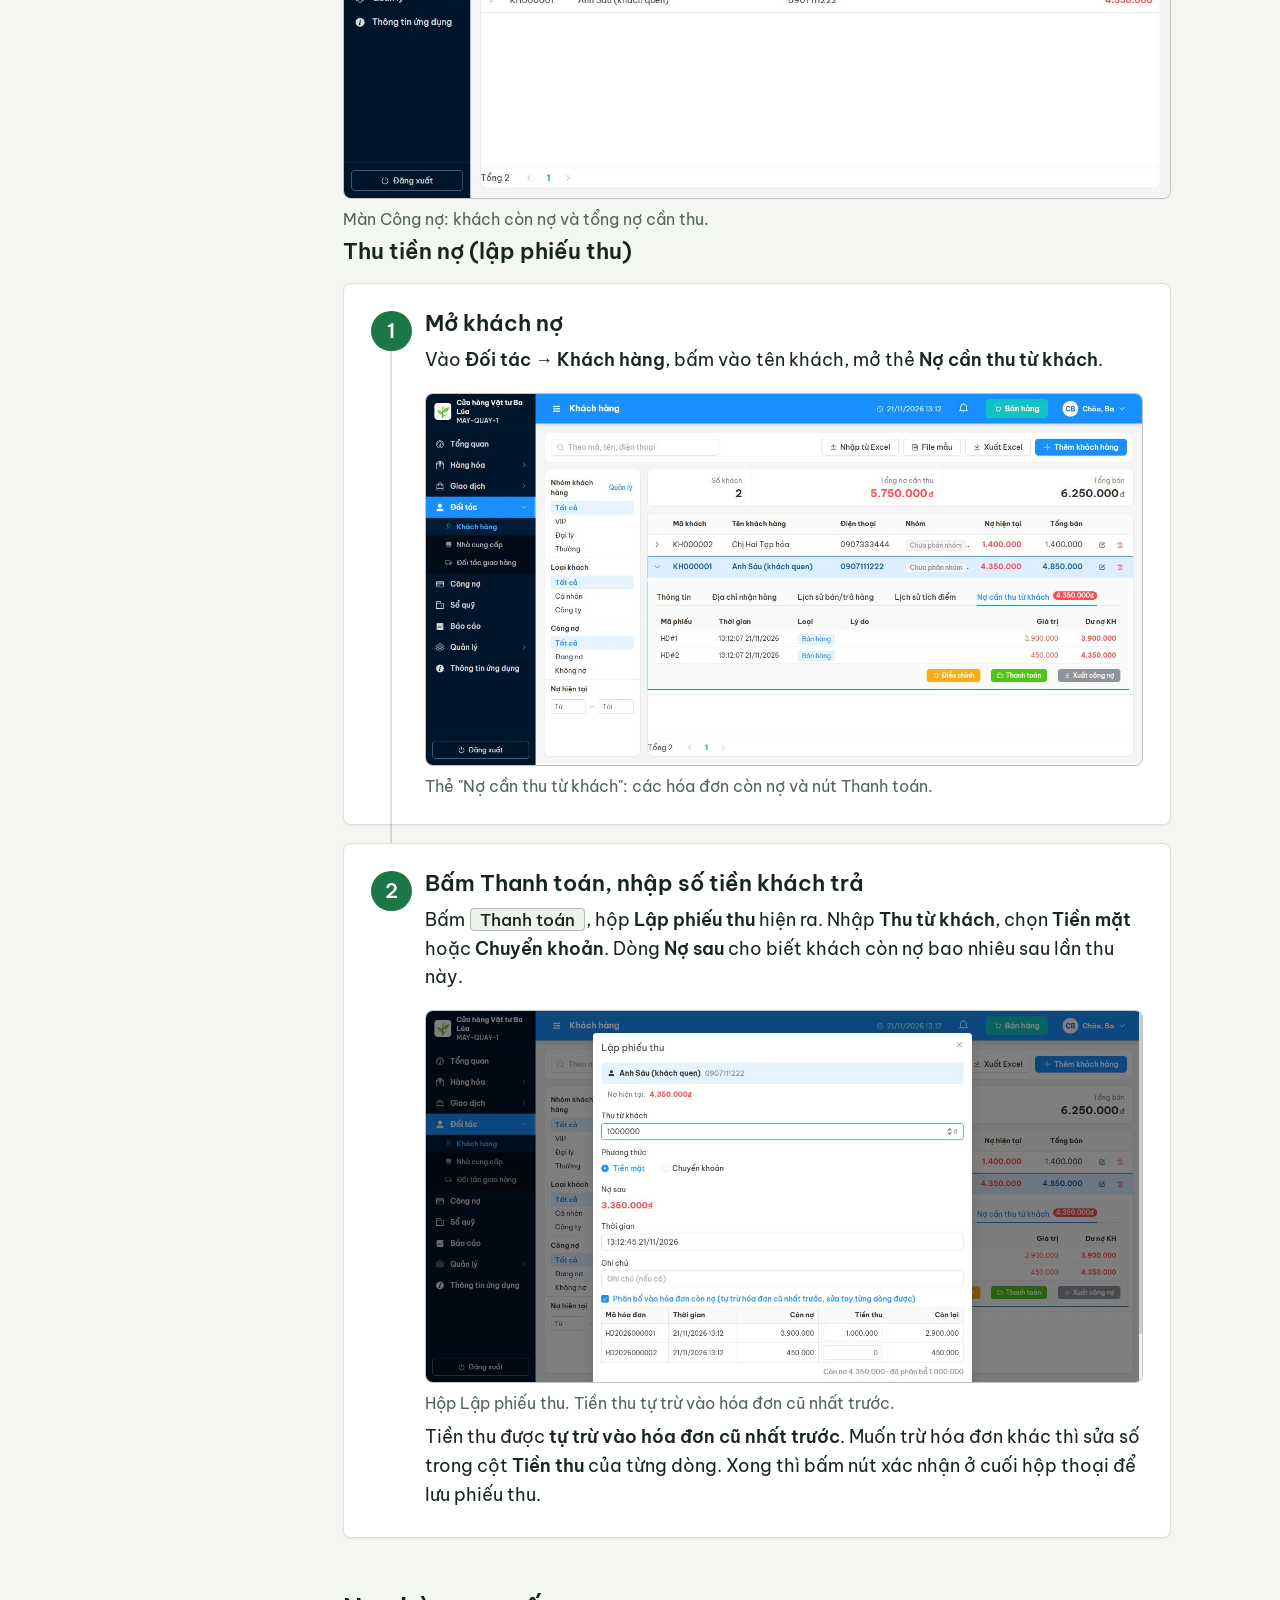
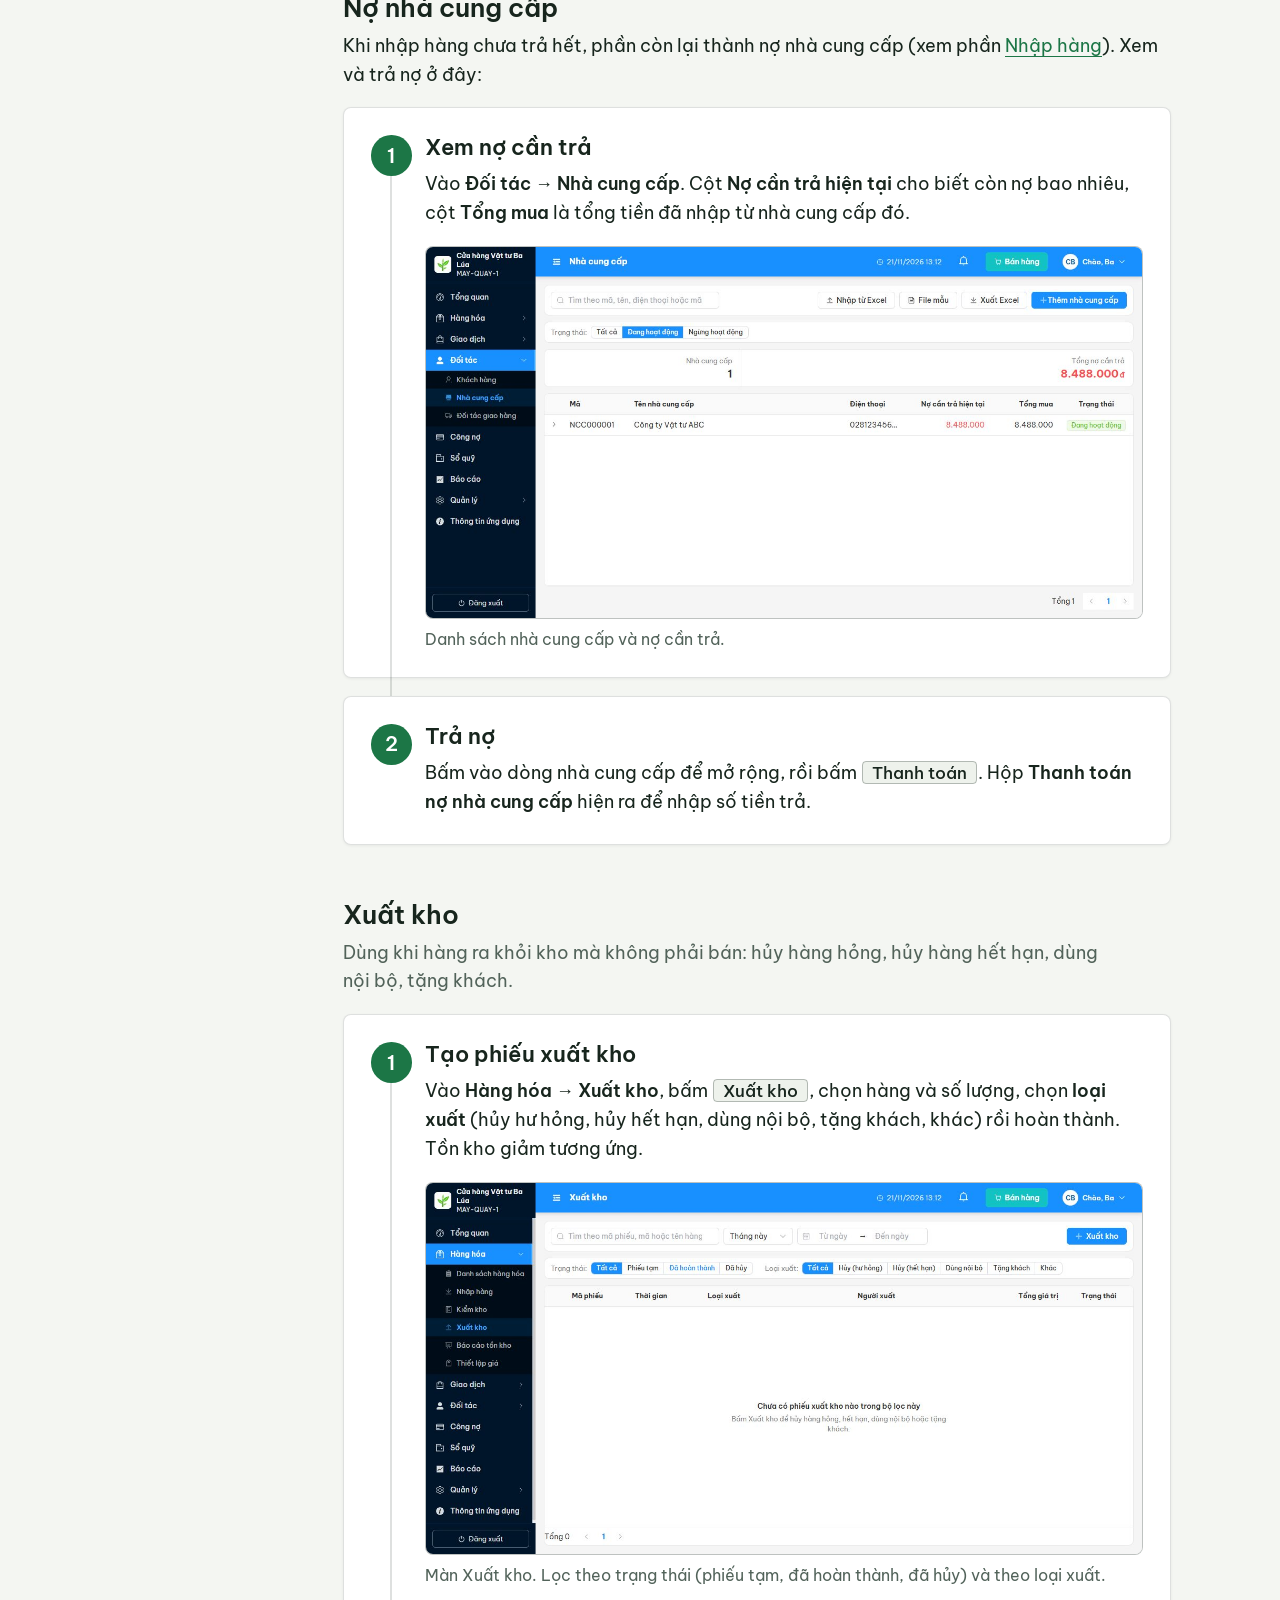
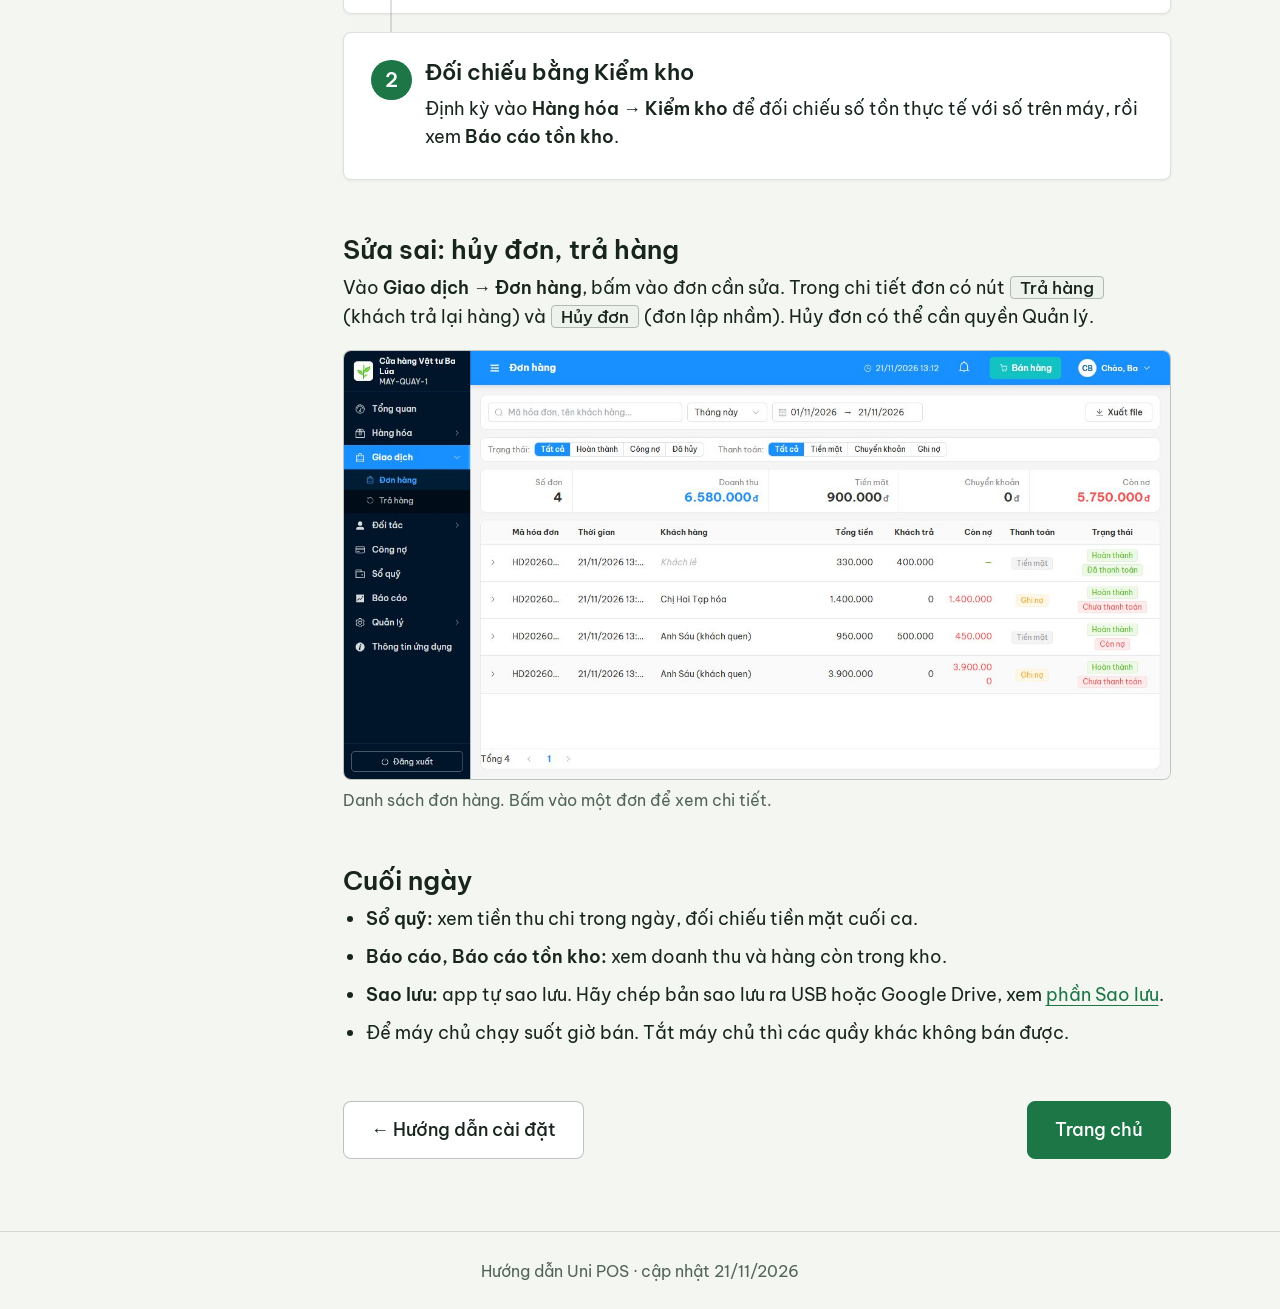
<file: su-dung.html>
<!doctype html>
<html lang="vi">
<head>
  <meta charset="utf-8">
  <meta name="viewport" content="width=device-width, initial-scale=1">
  <title>Hướng dẫn sử dụng Uni POS</title>
  <meta name="description" content="Dùng Uni POS từ đầu tới cuối: chuẩn bị hàng hóa, nhập hàng, quy đổi thùng, bán hàng, ghi nợ và thu nợ, xuất kho.">
  <link rel="stylesheet" href="assets/style.css">
</head>
<body>
<header class="top">
  <div class="top-in">
    <a class="brand" href="index.html" aria-label="Uni POS, trang chủ hướng dẫn">
      <svg viewBox="0 0 32 32" aria-hidden="true"><path d="M16 29V15" stroke="#1c7646" stroke-width="2.6" stroke-linecap="round" fill="none"/><path d="M16 17C9 17 5 12.5 5 6c7 0 11 4 11 11z" fill="#1c7646"/><path d="M16 14c0-6 3.6-9.5 11-9.5 0 6.5-4 9.5-11 9.5z" fill="#4cae7a"/></svg>
      Uni POS
    </a>
    <nav aria-label="Các trang hướng dẫn">
      <a href="cai-dat.html">Cài đặt</a>
      <a href="su-dung.html" aria-current="page">Sử dụng</a>
    </nav>
  </div>
</header>

<main class="layout">
  <nav class="toc" aria-label="Mục lục">
    <strong>Trong trang này</strong>
    <ol>
      <li><a href="#lam-quen">Làm quen màn hình</a></li>
      <li><a href="#hang-hoa">Chuẩn bị hàng hóa</a></li>
      <li><a href="#nhap-hang">Nhập hàng từ nhà cung cấp</a></li>
      <li><a href="#quy-doi">Quy đổi thùng ra số lẻ</a></li>
      <li><a href="#ban-hang">Bán hàng</a></li>
      <li><a href="#cong-no">Ghi nợ và thu nợ khách</a></li>
      <li><a href="#no-ncc">Nợ nhà cung cấp</a></li>
      <li><a href="#xuat-kho">Xuất kho</a></li>
      <li><a href="#sua-sai">Sửa sai: hủy đơn, trả hàng</a></li>
      <li><a href="#cuoi-ngay">Cuối ngày</a></li>
    </ol>
  </nav>

  <article>
  <section class="hero">
    <h1>Hướng dẫn sử dụng</h1>
    <p>Đi một vòng từ nhập hàng, bán hàng đến thu nợ. Đọc lần lượt hoặc nhảy tới phần cần dùng.</p>
  </section>

  <h2 id="lam-quen">Làm quen màn hình</h2>
  <p class="lead">Đăng nhập bằng <strong>số điện thoại</strong> và <strong>mật khẩu</strong> của bạn. Menu nằm bên trái, nút <span class="btn-name">Bán hàng</span> màu xanh ngọc ở góc trên mở ngay màn bán hàng.</p>
  <figure>
    <a href="assets/img/tong-quan.jpg" target="_blank" rel="noopener"><img loading="lazy" src="assets/img/tong-quan.jpg" alt="Màn hình Tổng quan với menu bên trái"></a>
    <figcaption>Màn Tổng quan. Bấm vào ảnh để xem lớn.</figcaption>
  </figure>
  <div class="table-wrap">
    <table>
      <thead><tr><th>Menu</th><th>Dùng để</th></tr></thead>
      <tbody>
        <tr><td>Hàng hóa</td><td>Danh sách hàng, <strong>Nhập hàng</strong>, Kiểm kho, <strong>Xuất kho</strong>, Báo cáo tồn kho, Thiết lập giá.</td></tr>
        <tr><td>Giao dịch</td><td><strong>Đơn hàng</strong> đã bán, Trả hàng.</td></tr>
        <tr><td>Đối tác</td><td><strong>Khách hàng</strong>, <strong>Nhà cung cấp</strong>, Đối tác giao hàng.</td></tr>
        <tr><td>Công nợ</td><td>Tổng hợp khách còn nợ.</td></tr>
        <tr><td>Sổ quỹ, Báo cáo</td><td>Thu chi trong ngày và các báo cáo.</td></tr>
        <tr><td>Quản lý</td><td>Cài đặt cửa hàng, người dùng, máy in, sao lưu (dành cho Quản lý).</td></tr>
      </tbody>
    </table>
  </div>
  <div class="tip"><strong>Phím tắt ở màn bán hàng:</strong> <kbd class="btn-name">F1</kbd> tìm hàng, <kbd class="btn-name">F4</kbd> tìm khách hàng.</div>

  <h2 id="hang-hoa">Chuẩn bị hàng hóa</h2>
  <p class="lead">Làm một lần khi bắt đầu, sau đó chỉ thêm hàng mới.</p>
  <ol class="steps">
    <li>
      <h3>Thêm hàng hóa</h3>
      <p>Vào <strong>Hàng hóa</strong> → <strong>Danh sách hàng hóa</strong> → <span class="btn-name">Thêm hàng hóa</span>. Điền mã hàng, tên hàng, nhóm hàng, <strong>đơn vị tính</strong> (kg, chai, bao…), <strong>giá vốn</strong> và <strong>giá bán</strong>.</p>
      <figure>
        <a href="assets/img/hang-hoa.jpg" target="_blank" rel="noopener"><img loading="lazy" src="assets/img/hang-hoa.jpg" alt="Danh sách hàng hóa có cột Quy cách thùng và Tồn kho"></a>
        <figcaption>Danh sách hàng hóa. Cột "Quy cách thùng" cho biết 1 thùng có bao nhiêu đơn vị lẻ.</figcaption>
      </figure>
    </li>
    <li>
      <h3>Nếu hàng bán theo thùng, khai quy cách thùng</h3>
      <p>Trong phần <strong>Quy cách thùng, trọng lượng</strong>, điền <strong>Quy cách thùng (đơn vị lẻ / thùng)</strong>. Ví dụ "Humic 20 KG/T" có đơn vị tính là KG, quy cách thùng là <strong>20</strong>. Phần quy đổi ở dưới sẽ dùng số này.</p>
    </li>
    <li>
      <h3>Có sẵn danh sách lớn? Nhập từ Excel</h3>
      <p>Bấm <span class="btn-name">File mẫu</span> để tải file mẫu, điền hàng vào, rồi bấm <span class="btn-name">Nhập từ Excel</span>. Khách hàng và nhà cung cấp cũng nhập được theo cách này.</p>
    </li>
    <li>
      <h3>Thêm khách hàng và nhà cung cấp</h3>
      <p>Vào <strong>Đối tác</strong> → <strong>Khách hàng</strong> → <span class="btn-name">Thêm khách hàng</span>, và <strong>Nhà cung cấp</strong> → <span class="btn-name">Thêm nhà cung cấp</span>. Khách mua chịu hoặc nhà cung cấp cho chịu hàng đều cần có trong danh sách trước.</p>
    </li>
  </ol>

  <h2 id="nhap-hang">Nhập hàng từ nhà cung cấp</h2>
  <p class="lead">Mỗi lần hàng về kho, lập một phiếu nhập. Tồn kho và công nợ nhà cung cấp tự cập nhật.</p>
  <ol class="steps">
    <li>
      <h3>Mở màn Nhập hàng</h3>
      <p>Vào <strong>Hàng hóa</strong> → <strong>Nhập hàng</strong>, bấm <span class="btn-name">Tạo phiếu nhập</span>.</p>
    </li>
    <li>
      <h3>Thêm hàng vào phiếu</h3>
      <p>Gõ mã hoặc tên vào ô <strong>Tìm hàng hóa theo mã hoặc tên</strong>, bấm vào hàng cần nhập. Với mỗi dòng, điền <strong>Số lượng</strong> và <strong>Đơn giá nhập</strong>. Hàng bán theo thùng có thêm cột <strong>SL Thùng</strong> (xem phần quy đổi bên dưới).</p>
      <figure>
        <a href="assets/img/nhap-hang-phieu.jpg" target="_blank" rel="noopener"><img loading="lazy" src="assets/img/nhap-hang-phieu.jpg" alt="Phiếu nhập hàng có hai dòng hàng, cột SL Thùng, và khung thanh toán bên phải"></a>
        <figcaption>Phiếu nhập hàng. Bên phải là nhà cung cấp, tổng tiền và thanh toán.</figcaption>
      </figure>
    </li>
    <li>
      <h3>Chọn nhà cung cấp</h3>
      <p>Ở khung bên phải, gõ tên vào ô tìm <strong>nhà cung cấp</strong> và chọn. Khung này hiện luôn <strong>Nợ hiện tại</strong> của nhà cung cấp đó.</p>
    </li>
    <li>
      <h3>Trả tiền hoặc ghi nợ</h3>
      <p>Nhập <strong>Tiền trả nhà cung cấp</strong> và chọn <span class="btn-name">Tiền mặt</span>, <span class="btn-name">Chuyển khoản</span> hoặc <span class="btn-name">Thẻ</span>. Phần <strong>chưa trả</strong> tự ghi vào <strong>công nợ</strong> với nhà cung cấp (dòng "Tính vào công nợ"). Chưa trả đồng nào thì để tiền trả bằng 0.</p>
    </li>
    <li>
      <h3>Hoàn thành</h3>
      <p>Bấm <span class="btn-name">Hoàn thành</span> khi đã nhập xong. Nếu chưa xong, bấm <span class="btn-name">Lưu tạm</span> để làm tiếp sau.</p>
      <figure>
        <a href="assets/img/nhap-hang-xong.jpg" target="_blank" rel="noopener"><img loading="lazy" src="assets/img/nhap-hang-xong.jpg" alt="Danh sách phiếu nhập sau khi hoàn thành một phiếu"></a>
        <figcaption>Phiếu đã hoàn thành nằm trong danh sách phiếu nhập.</figcaption>
      </figure>
    </li>
  </ol>

  <h2 id="quy-doi">Quy đổi thùng ra số lẻ</h2>
  <p class="lead">Hàng nhập hoặc bán theo thùng, nhưng giá và kho tính theo đơn vị lẻ (kg, chai, gói). App tự quy đổi cho bạn.</p>
  <div class="note">
    <strong>Ví dụ:</strong> "Humic 20 KG/T", 1 thùng = 20 kg.
    <ul>
      <li>Gõ <strong>5 thùng</strong> → số lượng tự thành <strong>100 kg</strong>.</li>
      <li>Hoặc gõ <strong>30 kg</strong> → tự hiện <strong>1,5 thùng</strong>.</li>
    </ul>
  </div>
  <ol class="steps">
    <li>
      <h3>Khai quy cách thùng một lần</h3>
      <p>Ở <a href="#hang-hoa">Chuẩn bị hàng hóa</a>, điền <strong>Quy cách thùng</strong> cho hàng đó (ví dụ 20).</p>
    </li>
    <li>
      <h3>Nhập số thùng ở màn Nhập hàng hoặc Bán hàng</h3>
      <p>Cột <strong>SL Thùng</strong> chỉ hiện khi phiếu hoặc giỏ hàng có hàng đã khai quy cách thùng. Gõ số thùng, cột <strong>Số lượng</strong> tự tính. Gõ ngược lại số lượng lẻ, số thùng cũng tự tính (có thể ra số lẻ như 1,5 thùng).</p>
      <figure>
        <a href="assets/img/ban-hang-quy-doi-thung.jpg" target="_blank" rel="noopener"><img loading="lazy" src="assets/img/ban-hang-quy-doi-thung.jpg" alt="Giỏ hàng có cột SL Thùng, gõ 3 thùng ra số lượng tương ứng"></a>
        <figcaption>Màn bán hàng: gõ số thùng ở cột SL Thùng, số lượng lẻ tự tính.</figcaption>
      </figure>
    </li>
  </ol>
  <div class="warn"><strong>Lưu ý:</strong> đơn giá luôn là giá của <strong>một đơn vị lẻ</strong> (một kg, một chai), không phải giá cả thùng. Tồn kho cũng hiển thị theo đơn vị lẻ.</div>

  <h2 id="ban-hang">Bán hàng</h2>
  <ol class="steps">
    <li>
      <h3>Mở màn bán hàng</h3>
      <p>Bấm nút <span class="btn-name">Bán hàng</span> màu xanh ngọc ở góc trên. Mỗi hóa đơn là một thẻ ở trên cùng (<strong>Hóa đơn 1</strong>), bấm dấu <strong>+</strong> để mở thêm hóa đơn khác khi có nhiều khách cùng lúc.</p>
    </li>
    <li>
      <h3>Thêm hàng vào giỏ</h3>
      <p>Gõ tên hoặc mã vào ô tìm (phím <kbd class="btn-name">F1</kbd>), hoặc bấm trực tiếp vào ô hàng ở phía trên. Chỉnh số lượng bằng nút <strong>+</strong>, <strong>−</strong> hoặc gõ số. Muốn giảm giá thì nhập số tiền (VNĐ) hoặc phần trăm ở cột <strong>Giảm giá</strong>, hoặc bấm nhanh 5%, 10%, 15%.</p>
      <figure>
        <a href="assets/img/ban-hang.jpg" target="_blank" rel="noopener"><img loading="lazy" src="assets/img/ban-hang.jpg" alt="Màn bán hàng với giỏ hai món, tổng tiền và các phương thức thanh toán"></a>
        <figcaption>Màn bán hàng: giỏ hàng bên trái, khách và thanh toán bên phải.</figcaption>
      </figure>
    </li>
    <li>
      <h3>Chọn khách (nếu cần)</h3>
      <p>Khách mua lẻ trả tiền ngay thì không cần chọn. Khách quen hoặc khách mua chịu: gõ vào ô <strong>Tìm khách hàng</strong> (phím <kbd class="btn-name">F4</kbd>) và chọn.</p>
    </li>
    <li>
      <h3>Chọn cách thanh toán và nhập tiền khách đưa</h3>
      <p>Chọn <span class="btn-name">Tiền mặt</span>, <span class="btn-name">Chuyển khoản</span>, <span class="btn-name">Thẻ</span> hoặc <span class="btn-name">Ví</span>. Với tiền mặt, nhập <strong>Tiền khách đưa</strong>, app tính tiền thừa phải trả lại.</p>
    </li>
    <li>
      <h3>Thanh toán và in hóa đơn</h3>
      <p>Bấm <span class="btn-name">Thanh toán</span>, kiểm tra tóm tắt rồi xác nhận. Hóa đơn hiện ra, bấm <span class="btn-name">In hóa đơn</span>. Dưới nút in có dòng cho biết đang dùng máy in nào; bấm vào đó nếu muốn in ra máy khác cho lần này.</p>
      <div class="note"><strong>Chuyển khoản:</strong> hóa đơn có mã QR. Khi tiền về, bấm <span class="btn-name">Đã nhận tiền</span> thì nút in mới dùng được. Chưa bấm mà đóng hộp thoại thì đơn vẫn được lưu, và bạn xác nhận sau ở mục Đơn hàng.</div>
    </li>
  </ol>

  <h2 id="cong-no">Ghi nợ và thu nợ khách</h2>
  <h3>Bán chịu (ghi nợ)</h3>
  <ol class="steps">
    <li>
      <h3>Chọn khách, rồi nhập tiền khách đưa ít hơn tổng</h3>
      <p>Ở màn bán hàng, <strong>phải chọn khách</strong>, sau đó nhập <strong>Tiền khách đưa</strong> nhỏ hơn tổng đơn. Phần còn thiếu được ghi nợ cho khách.</p>
    </li>
    <li>
      <h3>Xác nhận thanh toán</h3>
      <p>Hộp xác nhận hiện rõ <strong>Tổng đơn</strong>, <strong>Khách đưa</strong> và <strong>Ghi nợ</strong>. Kiểm tra rồi xác nhận. Nếu chưa chọn khách mà còn thiếu tiền, app nhắc bạn chọn khách trước.</p>
    </li>
  </ol>
  <h3>Xem ai đang nợ</h3>
  <p>Menu <strong>Công nợ</strong> liệt kê khách còn nợ, tổng nợ cần thu, và lọc được theo khoảng nợ.</p>
  <figure>
    <a href="assets/img/cong-no.jpg" target="_blank" rel="noopener"><img loading="lazy" src="assets/img/cong-no.jpg" alt="Màn Công nợ: danh sách khách còn nợ và tổng nợ cần thu"></a>
    <figcaption>Màn Công nợ: khách còn nợ và tổng nợ cần thu.</figcaption>
  </figure>
  <h3>Thu tiền nợ (lập phiếu thu)</h3>
  <ol class="steps">
    <li>
      <h3>Mở khách nợ</h3>
      <p>Vào <strong>Đối tác</strong> → <strong>Khách hàng</strong>, bấm vào tên khách, mở thẻ <strong>Nợ cần thu từ khách</strong>.</p>
      <figure>
        <a href="assets/img/cong-no-khach.jpg" target="_blank" rel="noopener"><img loading="lazy" src="assets/img/cong-no-khach.jpg" alt="Thẻ Nợ cần thu từ khách của một khách hàng"></a>
        <figcaption>Thẻ "Nợ cần thu từ khách": các hóa đơn còn nợ và nút Thanh toán.</figcaption>
      </figure>
    </li>
    <li>
      <h3>Bấm Thanh toán, nhập số tiền khách trả</h3>
      <p>Bấm <span class="btn-name">Thanh toán</span>, hộp <strong>Lập phiếu thu</strong> hiện ra. Nhập <strong>Thu từ khách</strong>, chọn <strong>Tiền mặt</strong> hoặc <strong>Chuyển khoản</strong>. Dòng <strong>Nợ sau</strong> cho biết khách còn nợ bao nhiêu sau lần thu này.</p>
      <figure>
        <a href="assets/img/lap-phieu-thu.jpg" target="_blank" rel="noopener"><img loading="lazy" src="assets/img/lap-phieu-thu.jpg" alt="Hộp Lập phiếu thu: số tiền thu, phương thức, nợ sau và bảng phân bổ vào hóa đơn"></a>
        <figcaption>Hộp Lập phiếu thu. Tiền thu tự trừ vào hóa đơn cũ nhất trước.</figcaption>
      </figure>
      <p>Tiền thu được <strong>tự trừ vào hóa đơn cũ nhất trước</strong>. Muốn trừ hóa đơn khác thì sửa số trong cột <strong>Tiền thu</strong> của từng dòng. Xong thì bấm nút xác nhận ở cuối hộp thoại để lưu phiếu thu.</p>
    </li>
  </ol>

  <h2 id="no-ncc">Nợ nhà cung cấp</h2>
  <p>Khi nhập hàng chưa trả hết, phần còn lại thành nợ nhà cung cấp (xem phần <a href="#nhap-hang">Nhập hàng</a>). Xem và trả nợ ở đây:</p>
  <ol class="steps">
    <li>
      <h3>Xem nợ cần trả</h3>
      <p>Vào <strong>Đối tác</strong> → <strong>Nhà cung cấp</strong>. Cột <strong>Nợ cần trả hiện tại</strong> cho biết còn nợ bao nhiêu, cột <strong>Tổng mua</strong> là tổng tiền đã nhập từ nhà cung cấp đó.</p>
      <figure>
        <a href="assets/img/nha-cung-cap.jpg" target="_blank" rel="noopener"><img loading="lazy" src="assets/img/nha-cung-cap.jpg" alt="Danh sách nhà cung cấp có cột Nợ cần trả hiện tại và Tổng mua"></a>
        <figcaption>Danh sách nhà cung cấp và nợ cần trả.</figcaption>
      </figure>
    </li>
    <li>
      <h3>Trả nợ</h3>
      <p>Bấm vào dòng nhà cung cấp để mở rộng, rồi bấm <span class="btn-name">Thanh toán</span>. Hộp <strong>Thanh toán nợ nhà cung cấp</strong> hiện ra để nhập số tiền trả.</p>
    </li>
  </ol>

  <h2 id="xuat-kho">Xuất kho</h2>
  <p class="lead">Dùng khi hàng ra khỏi kho mà không phải bán: hủy hàng hỏng, hủy hàng hết hạn, dùng nội bộ, tặng khách.</p>
  <ol class="steps">
    <li>
      <h3>Tạo phiếu xuất kho</h3>
      <p>Vào <strong>Hàng hóa</strong> → <strong>Xuất kho</strong>, bấm <span class="btn-name">Xuất kho</span>, chọn hàng và số lượng, chọn <strong>loại xuất</strong> (hủy hư hỏng, hủy hết hạn, dùng nội bộ, tặng khách, khác) rồi hoàn thành. Tồn kho giảm tương ứng.</p>
      <figure>
        <a href="assets/img/xuat-kho.jpg" target="_blank" rel="noopener"><img loading="lazy" src="assets/img/xuat-kho.jpg" alt="Màn Xuất kho với bộ lọc trạng thái và loại xuất"></a>
        <figcaption>Màn Xuất kho. Lọc theo trạng thái (phiếu tạm, đã hoàn thành, đã hủy) và theo loại xuất.</figcaption>
      </figure>
    </li>
    <li>
      <h3>Đối chiếu bằng Kiểm kho</h3>
      <p>Định kỳ vào <strong>Hàng hóa</strong> → <strong>Kiểm kho</strong> để đối chiếu số tồn thực tế với số trên máy, rồi xem <strong>Báo cáo tồn kho</strong>.</p>
    </li>
  </ol>

  <h2 id="sua-sai">Sửa sai: hủy đơn, trả hàng</h2>
  <p>Vào <strong>Giao dịch</strong> → <strong>Đơn hàng</strong>, bấm vào đơn cần sửa. Trong chi tiết đơn có nút <span class="btn-name">Trả hàng</span> (khách trả lại hàng) và <span class="btn-name">Hủy đơn</span> (đơn lập nhầm). Hủy đơn có thể cần quyền Quản lý.</p>
  <figure>
    <a href="assets/img/don-hang.jpg" target="_blank" rel="noopener"><img loading="lazy" src="assets/img/don-hang.jpg" alt="Danh sách Đơn hàng"></a>
    <figcaption>Danh sách đơn hàng. Bấm vào một đơn để xem chi tiết.</figcaption>
  </figure>

  <h2 id="cuoi-ngay">Cuối ngày</h2>
  <ul>
    <li><strong>Sổ quỹ:</strong> xem tiền thu chi trong ngày, đối chiếu tiền mặt cuối ca.</li>
    <li><strong>Báo cáo, Báo cáo tồn kho:</strong> xem doanh thu và hàng còn trong kho.</li>
    <li><strong>Sao lưu:</strong> app tự sao lưu. Hãy chép bản sao lưu ra USB hoặc Google Drive, xem <a href="cai-dat.html#sao-luu">phần Sao lưu</a>.</li>
    <li>Để máy chủ chạy suốt giờ bán. Tắt máy chủ thì các quầy khác không bán được.</li>
  </ul>

  <div class="pager">
    <a href="cai-dat.html">← Hướng dẫn cài đặt</a>
    <a class="next" href="index.html">Trang chủ</a>
  </div>
  </article>
</main>
<footer>Hướng dẫn Uni POS · cập nhật 21/11/2026</footer>
</body>
</html>
</file>
<file: assets/style.css>
/* Hướng dẫn Uni POS.
   Quy tắc: 3 độ đậm chữ (400/500/600), một màu nhấn (xanh lúa), bề mặt có viền 1px, khoảng cách theo lưới 4/8.
   Font Be Vietnam Pro (SIL OFL 1.1) nhúng sẵn, không gọi mạng ngoài. */
@font-face { font-family: 'Be Vietnam Pro'; font-weight: 400; font-style: normal; font-display: swap; src: url('fonts/be-vietnam-pro-vietnamese-400-normal.woff2') format('woff2'); unicode-range: U+0102-0103, U+0110-0111, U+0128-0129, U+0168-0169, U+01A0-01A1, U+01AF-01B0, U+0300-0301, U+0303-0304, U+0308-0309, U+0323, U+0329, U+1EA0-1EF9, U+20AB; }
@font-face { font-family: 'Be Vietnam Pro'; font-weight: 400; font-style: normal; font-display: swap; src: url('fonts/be-vietnam-pro-latin-400-normal.woff2') format('woff2'); unicode-range: U+0000-00FF, U+0131, U+0152-0153, U+02BB-02BC, U+02C6, U+02DA, U+02DC, U+2000-206F, U+2074, U+20AC, U+2122, U+2191, U+2193, U+2212, U+2215, U+FEFF, U+FFFD; }
@font-face { font-family: 'Be Vietnam Pro'; font-weight: 500; font-style: normal; font-display: swap; src: url('fonts/be-vietnam-pro-vietnamese-500-normal.woff2') format('woff2'); unicode-range: U+0102-0103, U+0110-0111, U+0128-0129, U+0168-0169, U+01A0-01A1, U+01AF-01B0, U+0300-0301, U+0303-0304, U+0308-0309, U+0323, U+0329, U+1EA0-1EF9, U+20AB; }
@font-face { font-family: 'Be Vietnam Pro'; font-weight: 500; font-style: normal; font-display: swap; src: url('fonts/be-vietnam-pro-latin-500-normal.woff2') format('woff2'); unicode-range: U+0000-00FF, U+0131, U+0152-0153, U+02BB-02BC, U+02C6, U+02DA, U+02DC, U+2000-206F, U+2074, U+20AC, U+2122, U+2191, U+2193, U+2212, U+2215, U+FEFF, U+FFFD; }
@font-face { font-family: 'Be Vietnam Pro'; font-weight: 600; font-style: normal; font-display: swap; src: url('fonts/be-vietnam-pro-vietnamese-600-normal.woff2') format('woff2'); unicode-range: U+0102-0103, U+0110-0111, U+0128-0129, U+0168-0169, U+01A0-01A1, U+01AF-01B0, U+0300-0301, U+0303-0304, U+0308-0309, U+0323, U+0329, U+1EA0-1EF9, U+20AB; }
@font-face { font-family: 'Be Vietnam Pro'; font-weight: 600; font-style: normal; font-display: swap; src: url('fonts/be-vietnam-pro-latin-600-normal.woff2') format('woff2'); unicode-range: U+0000-00FF, U+0131, U+0152-0153, U+02BB-02BC, U+02C6, U+02DA, U+02DC, U+2000-206F, U+2074, U+20AC, U+2122, U+2191, U+2193, U+2212, U+2215, U+FEFF, U+FFFD; }

:root {
  /* Màu: canvas 60%, bề mặt 30%, màu nhấn 10% */
  --canvas: #f4f6f2;
  --surface: #ffffff;
  --ink: #17251d;
  --muted: #52635a;
  --border: rgba(23, 37, 29, 0.14);
  --border-strong: rgba(23, 37, 29, 0.28);
  --accent: #1c7646;
  --accent-hover: #145a35;
  --on-accent: #ffffff;
  --chip: #eef2ec;
  --tip: #e8f4ec;
  --tip-border: #a9d5b9;
  --warn: #fdf3dc;
  --warn-border: #e8c97c;
  --danger: #fbe9e7;
  --danger-border: #e6a9a3;
  --note: #eef2ec;
  --shadow: 0 1px 3px rgba(0, 0, 0, 0.06);

  /* Khoảng cách: 4 / 8 / 12 / 16 / 24 / 32 / 48 / 64 */
  --s1: 0.25rem; --s2: 0.5rem; --s3: 0.75rem; --s4: 1rem; --s6: 1.5rem; --s8: 2rem; --s12: 3rem; --s16: 4rem;

  --font: 'Be Vietnam Pro', 'Segoe UI', Roboto, 'Helvetica Neue', Arial, system-ui, sans-serif;
  --radius: 8px;
}
@media (prefers-color-scheme: dark) {
  :root:not([data-theme='light']) {
    --canvas: #0f1713;
    --surface: #16211b;
    --ink: #e7efe9;
    --muted: #a0b2a7;
    --border: rgba(231, 239, 233, 0.16);
    --border-strong: rgba(231, 239, 233, 0.3);
    --accent: #62d095;
    --accent-hover: #8be3b2;
    --on-accent: #0b1a12;
    --chip: #1f2d25;
    --tip: #153123;
    --tip-border: #2a5a40;
    --warn: #33290f;
    --warn-border: #6d5521;
    --danger: #3a1a18;
    --danger-border: #6e2f2b;
    --note: #1c2a22;
    --shadow: inset 0 1px 0 rgba(255, 255, 255, 0.05);
  }
}

* { box-sizing: border-box; }
/* Gốc 18px: người đọc là chủ cửa hàng, cần chữ rộng rãi. 1rem = thân bài, .875rem = phụ, .75rem = chú thích nhỏ. */
html { font-size: 112.5%; scroll-behavior: smooth; scroll-padding-top: 5rem; -webkit-text-size-adjust: 100%; }
body {
  margin: 0; background: var(--canvas); color: var(--ink);
  font-family: var(--font); font-weight: 400; font-size: 1rem; line-height: 1.6;
}
a { color: var(--accent); text-underline-offset: 0.2em; text-decoration-thickness: 1px; }
a:hover { color: var(--accent-hover); }
:focus-visible { outline: 3px solid var(--accent); outline-offset: 2px; border-radius: 4px; }
p { margin: 0 0 var(--s3); }
ul, ol { margin: 0 0 var(--s4); padding-left: 1.25em; }
li { margin-bottom: var(--s2); }
strong { font-weight: 600; }

/* Chữ: hierarchy bằng cỡ chữ, thang Minor Third (x1.2); chỉ 400 / 500 / 600 */
h1, h2, h3 { font-weight: 600; line-height: 1.2; margin: 0; }
h1 { font-size: clamp(2rem, 4.2vw, 2.5rem); letter-spacing: -0.01em; }
h2 { font-size: 1.44rem; margin: var(--s12) 0 var(--s2); }
h3 { font-size: 1.2rem; margin: 0 0 var(--s2); }
.lead { color: var(--muted); margin-bottom: var(--s4); max-width: 65ch; }
.meta { font-size: 0.875rem; color: var(--muted); }
code {
  font-family: ui-monospace, 'Cascadia Mono', Consolas, monospace; font-size: 0.86em;
  background: var(--chip); border: 1px solid var(--border); border-radius: 4px; padding: 0 var(--s1);
  overflow-wrap: anywhere;
}

/* Tên nút trên màn hình: viền mảnh, không bo tròn kiểu viên thuốc */
.btn-name {
  display: inline; padding: 0 var(--s2); margin: 0 1px;
  background: var(--chip); border: 1px solid var(--border-strong); border-radius: 4px;
  font-weight: 500; font-size: 0.92em; line-height: 1.6;
  -webkit-box-decoration-break: clone; box-decoration-break: clone; overflow-wrap: anywhere;
}

/* Đầu trang */
.top { background: var(--surface); border-bottom: 1px solid var(--border); position: sticky; top: 0; z-index: 10; }
.top-in { max-width: 70rem; margin: 0 auto; padding: var(--s3) var(--s6); display: flex; align-items: center; gap: var(--s6); flex-wrap: wrap; }
.brand { display: inline-flex; align-items: center; gap: var(--s2); color: var(--ink); text-decoration: none; font-weight: 600; font-size: 1.2rem; }
.brand svg { width: 1.75rem; height: 1.75rem; }
.top nav { margin-left: auto; display: flex; gap: var(--s6); }
.top nav a { color: var(--muted); text-decoration: none; font-weight: 500; padding: var(--s1) 0; border-bottom: 2px solid transparent; }
.top nav a:hover { color: var(--ink); }
.top nav a[aria-current='page'] { color: var(--ink); border-bottom-color: var(--accent); }

/* Bố cục: mục lục cố định bên trái trên màn rộng; thân bài rộng vừa phải để dòng chữ ngắn dễ đọc */
main { max-width: 70rem; margin: 0 auto; padding: var(--s8) var(--s6) var(--s16); }
main.layout { display: grid; grid-template-columns: 14rem minmax(0, 1fr); gap: var(--s12); align-items: start; }
article { max-width: 46rem; min-width: 0; }
.hero { padding: var(--s4) 0 var(--s2); }
.hero p { color: var(--muted); font-size: 1.2rem; margin: var(--s3) 0 0; max-width: 48ch; }

.toc {
  position: sticky; top: 5rem; background: var(--surface); border: 1px solid var(--border); border-radius: var(--radius);
  padding: var(--s4); box-shadow: var(--shadow); font-size: 0.875rem; line-height: 1.4;
}
.toc strong { display: block; margin-bottom: var(--s2); font-size: 0.875rem; color: var(--muted); font-weight: 500; }
.toc ol { margin: 0; padding-left: 1.4em; }
.toc li { margin-bottom: var(--s2); }
.toc a { color: var(--ink); text-decoration: none; }
.toc a:hover { color: var(--accent); text-decoration: underline; }
@media (max-width: 62rem) {
  main.layout { grid-template-columns: minmax(0, 1fr); gap: var(--s6); }
  .toc { position: static; }
  .toc ol { columns: 2; column-gap: var(--s6); }
  .toc li { break-inside: avoid; }
}
@media (max-width: 36rem) { .toc ol { columns: 1; } main { padding-inline: var(--s4); } .top-in { padding-inline: var(--s4); } }

/* Thẻ chọn ở trang chủ */
.cards { display: grid; grid-template-columns: repeat(auto-fit, minmax(17rem, 1fr)); gap: var(--s6); margin-top: var(--s8); }
.card {
  display: flex; flex-direction: column; background: var(--surface); border: 1px solid var(--border); border-radius: var(--radius);
  padding: var(--s6); text-decoration: none; color: var(--ink); box-shadow: var(--shadow);
}
.card:hover { border-color: var(--accent); }
.card .num { color: var(--accent); font-weight: 600; font-size: 0.875rem; margin-bottom: var(--s2); }
.card h2 { margin: 0 0 var(--s2); font-size: 1.44rem; }
.card p { color: var(--muted); }
.card ul { color: var(--muted); font-size: 0.875rem; margin: 0 0 var(--s4); padding-left: 1.1em; }
.card .go { margin-top: auto; color: var(--accent); font-weight: 500; }
.card:hover .go { color: var(--accent-hover); text-decoration: underline; }

/* Các bước: đây là một chuỗi thật nên có đánh số và đường nối */
.steps { list-style: none; padding: 0; margin: var(--s4) 0 0; counter-reset: step; }
.steps > li {
  counter-increment: step; position: relative; margin: 0 0 var(--s4);
  background: var(--surface); border: 1px solid var(--border); border-radius: var(--radius); box-shadow: var(--shadow);
  padding: var(--s6) var(--s6) var(--s4) 4.5rem;
}
.steps > li::before {
  content: counter(step); position: absolute; left: var(--s6); top: var(--s6);
  width: 2.25rem; height: 2.25rem; border-radius: 50%;
  background: var(--accent); color: var(--on-accent); font-weight: 600; font-size: 1.1rem; line-height: 1;
  display: grid; place-items: center;
}
.steps > li:not(:last-child)::after {
  content: ''; position: absolute; left: calc(var(--s6) + 1.125rem - 1px); top: calc(var(--s6) + 2.25rem); bottom: calc(-1 * var(--s4) - 1px);
  width: 2px; background: var(--border);
}
.steps > li > :first-child { margin-top: 0; }
.steps > li > :last-child { margin-bottom: var(--s2); }
@media (max-width: 36rem) {
  .steps > li { padding: var(--s4); }
  .steps > li::before { position: static; margin-bottom: var(--s3); }
  .steps > li:not(:last-child)::after { display: none; }
}

/* Khung nhắc: viền mảnh quanh cả khung, từ khóa mở đầu nói rõ loại */
.note, .tip, .warn, .danger {
  border: 1px solid var(--border); border-radius: var(--radius); padding: var(--s3) var(--s4); margin: var(--s4) 0;
}
.note { background: var(--note); }
.tip { background: var(--tip); border-color: var(--tip-border); }
.warn { background: var(--warn); border-color: var(--warn-border); }
.danger { background: var(--danger); border-color: var(--danger-border); }
.note > :last-child, .tip > :last-child, .warn > :last-child, .danger > :last-child { margin-bottom: 0; }

/* Ảnh chụp màn hình: khung L1 viền 1px */
figure { margin: var(--s4) 0 var(--s2); }
figure a { display: block; }
figure img { display: block; width: 100%; height: auto; border: 1px solid var(--border-strong); border-radius: var(--radius); background: #fff; }
figcaption { color: var(--muted); font-size: 0.875rem; margin-top: var(--s2); line-height: 1.4; }

/* Bảng: là bề mặt L1 có viền và đường kẻ mảnh */
.table-wrap { overflow-x: auto; margin: var(--s4) 0; background: var(--surface); border: 1px solid var(--border); border-radius: var(--radius); box-shadow: var(--shadow); }
table { width: 100%; border-collapse: collapse; font-size: 0.95rem; line-height: 1.5; }
th, td { text-align: left; padding: var(--s3) var(--s4); border-bottom: 1px solid var(--border); vertical-align: top; }
th { font-weight: 600; background: var(--chip); }
tr:last-child td { border-bottom: 0; }
td:first-child { min-width: 11rem; }

details { background: var(--surface); border: 1px solid var(--border); border-radius: var(--radius); padding: var(--s3) var(--s4); margin: var(--s4) 0; }
details summary { cursor: pointer; font-weight: 500; }
details[open] summary { margin-bottom: var(--s2); }

.pager { display: flex; justify-content: space-between; gap: var(--s4); margin-top: var(--s12); flex-wrap: wrap; }
.pager a {
  display: inline-block; padding: var(--s3) var(--s6); border: 1px solid var(--border-strong); border-radius: var(--radius);
  background: var(--surface); text-decoration: none; font-weight: 500; color: var(--ink);
}
.pager a:hover { border-color: var(--accent); color: var(--accent); }
.pager a.next { background: var(--accent); border-color: var(--accent); color: var(--on-accent); }
.pager a.next:hover { background: var(--accent-hover); border-color: var(--accent-hover); color: var(--on-accent); }
footer { border-top: 1px solid var(--border); color: var(--muted); font-size: 0.875rem; padding: var(--s6); text-align: center; }

@media print {
  .top, .toc, .pager { display: none; }
  main.layout { display: block; }
  body { background: #fff; font-size: 14px; }
  .steps > li, figure, .note, .tip, .warn, .danger { break-inside: avoid; }
}
@media (prefers-reduced-motion: reduce) { html { scroll-behavior: auto; } }
</file>
